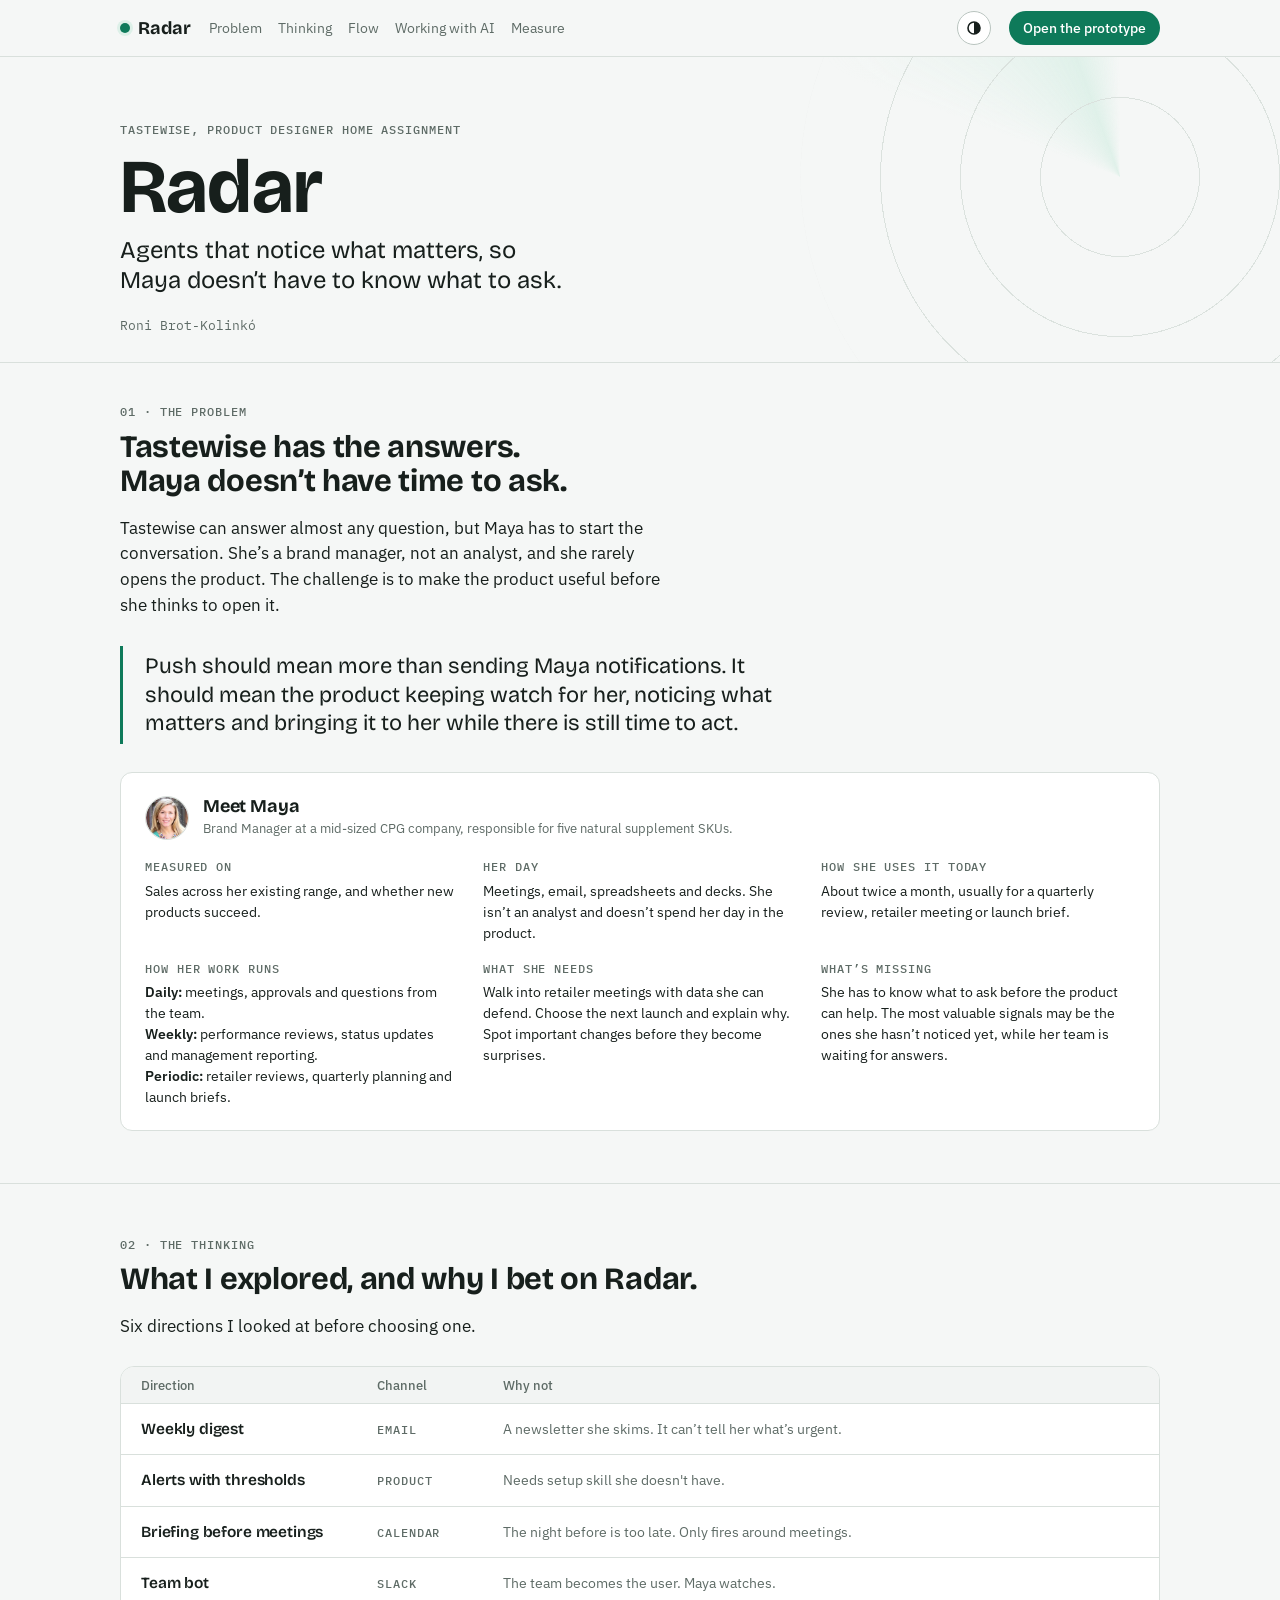
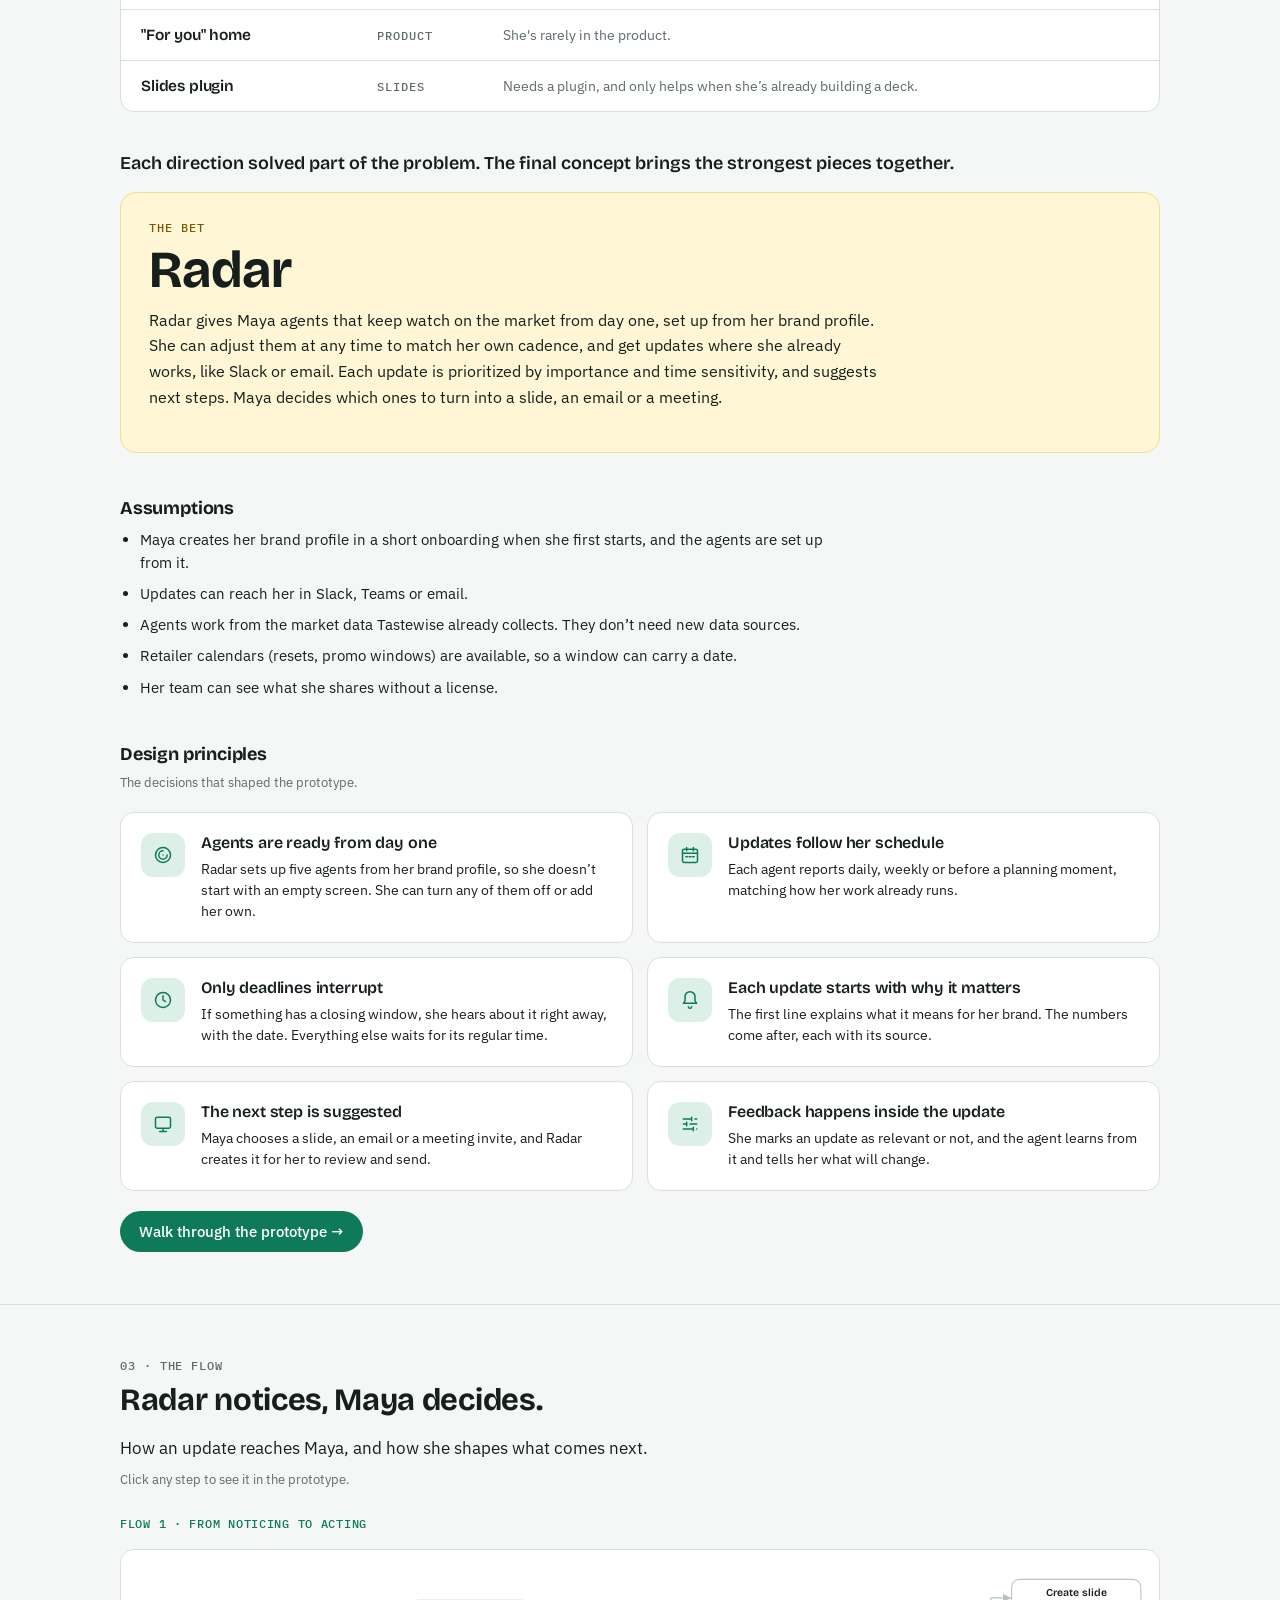
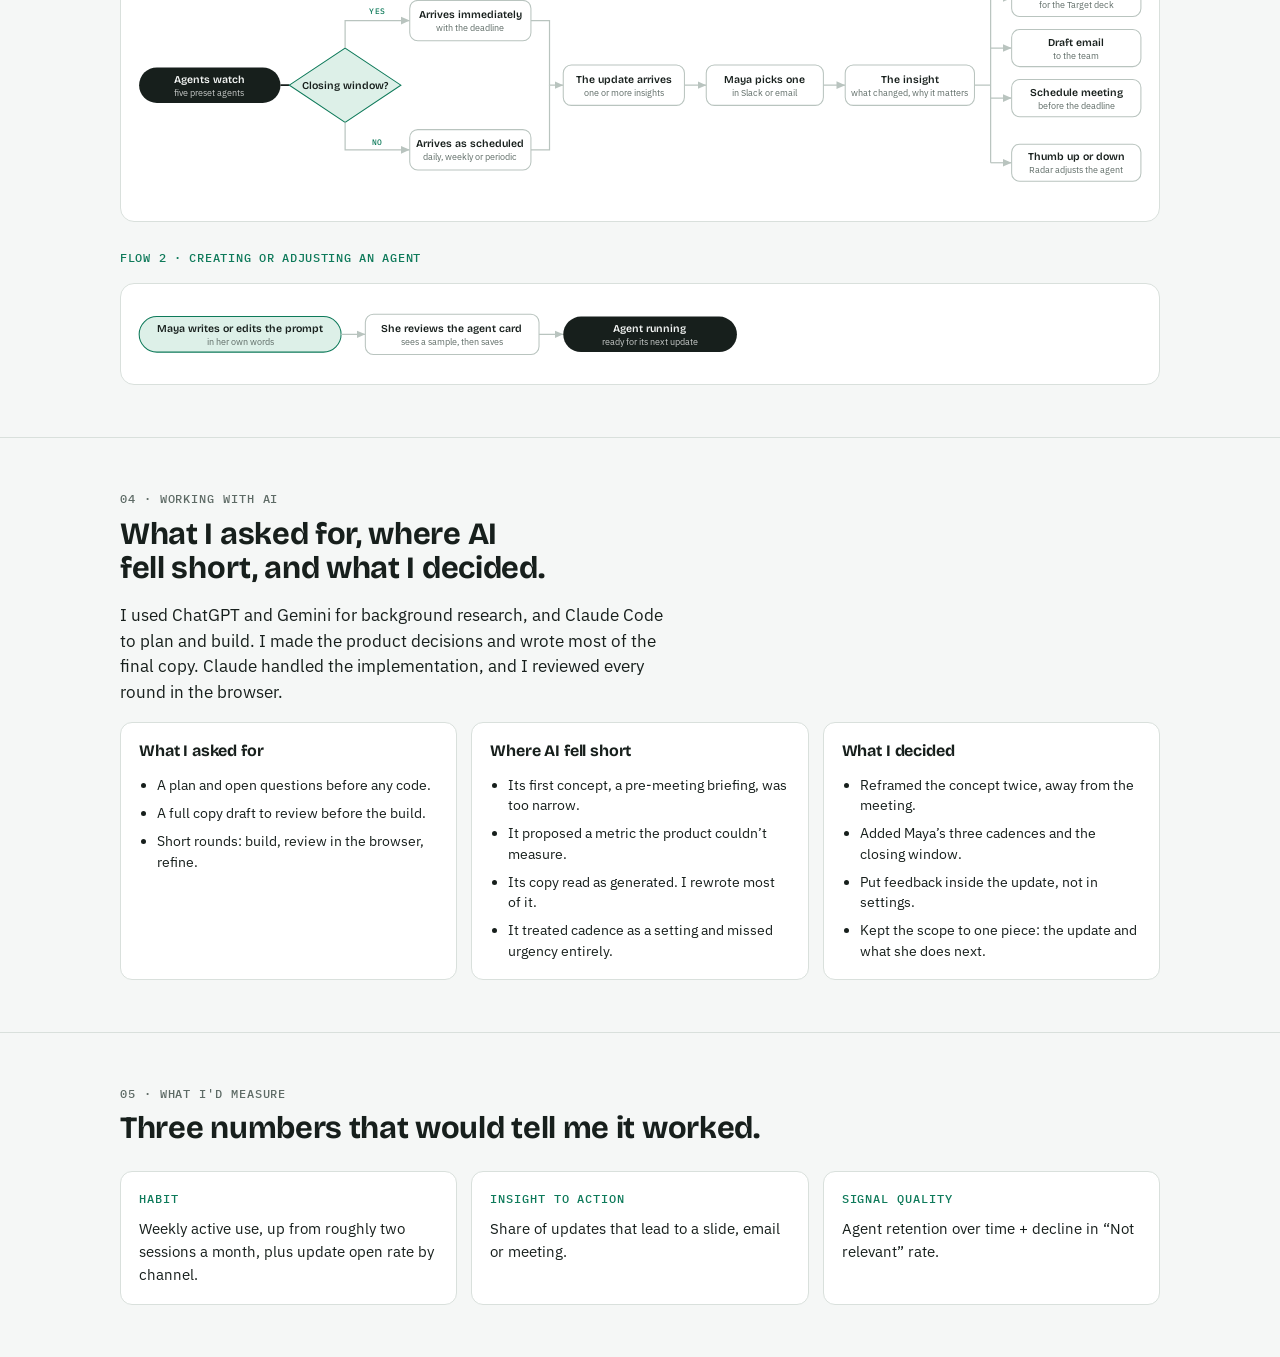
<file: index.html>
<!doctype html>
<html lang="en">
<head>
<meta charset="utf-8">
<meta name="viewport" content="width=device-width, initial-scale=1, viewport-fit=cover">
<title>Radar</title>
<meta name="description" content="A push concept for a market-intelligence platform: agents that notice for Maya, so she doesn't have to know the question. Tastewise product designer assignment by Roni Brot-Kolinkó.">
<script>
  try { var t = localStorage.getItem('radar-theme'); if (t === 'dark' || t === 'light') document.documentElement.setAttribute('data-theme', t); } catch (e) {}
</script>
<link rel="icon" href="favicon.svg" type="image/svg+xml">
<link rel="preconnect" href="https://fonts.googleapis.com">
<link rel="preconnect" href="https://fonts.gstatic.com" crossorigin>
<link rel="stylesheet" href="https://fonts.googleapis.com/css2?family=Bricolage+Grotesque:opsz,wght@12..96,400;12..96,600;12..96,700&family=IBM+Plex+Sans:wght@400;500;600&family=IBM+Plex+Mono:wght@400;500&display=swap">
<link rel="stylesheet" href="styles.css?v=202610061237">
</head>
<body class="page">

<nav class="nav" aria-label="Sections">
  <div class="wrap nav-in">
    <a class="wordmark" href="#top"><i></i>Radar</a>
    <div class="nav-links">
      <a href="#brief">Problem</a>
      <a href="#thinking">Thinking</a>
      <a href="#flow">Flow</a>
      <a href="#ai">Working with AI</a>
      <a href="#measure">Measure</a>
    </div>
    <span class="grow"></span>
    <button class="theme-btn" id="theme-btn" aria-label="Switch theme" title="Switch theme">
      <svg width="16" height="16" viewBox="0 0 16 16" fill="none" stroke="currentColor" stroke-width="1.6"><circle cx="8" cy="8" r="6"/><path d="M8 2a6 6 0 0 1 0 12z" fill="currentColor" stroke="none"/></svg>
    </button>
    <a class="btn btn-primary btn-sm" href="prototype.html" target="_blank" rel="noopener">Open the prototype</a>
  </div>
</nav>

<header class="cover" id="top">
  <div class="sweep" aria-hidden="true"></div>
  <div class="wrap">
    <div class="kicker">Tastewise, Product Designer home assignment</div>
    <h1>Radar</h1>
    <p class="sub">Agents that notice what matters, so Maya doesn&rsquo;t have to know what to ask.</p>
    <div class="meta"><span>Roni Brot-Kolinkó</span></div>
  </div>
</header>

<section class="section" id="brief">
  <div class="wrap">
    <div class="reading">
      <div class="kicker">01 &middot; The problem</div>
      <h2>Tastewise has the answers. Maya doesn&rsquo;t have time to ask.</h2>
      <p class="lede">Tastewise can answer almost any question, but Maya has to start the conversation. She&rsquo;s a brand manager, not an analyst, and she rarely opens the product. The challenge is to make the product useful before she thinks to open it.</p>
      <blockquote class="quote">Push should mean more than sending Maya notifications. It should mean the product keeping watch for her, noticing what matters and bringing it to her while there is still time to act.</blockquote>
    </div>
    <div class="persona">
      <div class="persona-id"><span class="avatar-lg"><img class="ava" src="assets/maya.jpg" alt="Maya" onerror="this.onerror=null;this.src='assets/maya.svg'"></span><div><h3>Meet Maya</h3><p class="hint" style="margin:0">Brand Manager at a mid-sized CPG company, responsible for five natural supplement SKUs.</p></div></div>
      <div class="persona-grid">
        <div><div class="kicker">Measured on</div><p>Sales across her existing range, and whether new products succeed.</p></div>
        <div><div class="kicker">Her day</div><p>Meetings, email, spreadsheets and decks. She isn&rsquo;t an analyst and doesn&rsquo;t spend her day in the product.</p></div>
        <div><div class="kicker">How she uses it today</div><p>About twice a month, usually for a quarterly review, retailer meeting or launch brief.</p></div>
        <div><div class="kicker">How her work runs</div><p><b>Daily:</b> meetings, approvals and questions from the team.<br><b>Weekly:</b> performance reviews, status updates and management reporting.<br><b>Periodic:</b> retailer reviews, quarterly planning and launch briefs.</p></div>
        <div><div class="kicker">What she needs</div><p>Walk into retailer meetings with data she can defend. Choose the next launch and explain why. Spot important changes before they become surprises.</p></div>
        <div><div class="kicker">What&rsquo;s missing</div><p>She has to know what to ask before the product can help. The most valuable signals may be the ones she hasn&rsquo;t noticed yet, while her team is waiting for answers.</p></div>
      </div>
    </div>
  </div>
</section>

<section class="section" id="thinking">
  <div class="wrap">
    <div class="section-head reading">
      <div class="kicker">02 &middot; The thinking</div>
      <h2>What I explored, and why I bet on Radar.</h2>
      <p class="lede">Six directions I looked at before choosing one.</p>
    </div>
    <div class="explored">
      <div class="thead"><span>Direction</span><span>Channel</span><span>Why not</span></div>
      <div><h4>Weekly digest</h4><span class="kicker">Email</span><span class="why">A newsletter she skims. It can&rsquo;t tell her what&rsquo;s urgent.</span></div>
      <div><h4>Alerts with thresholds</h4><span class="kicker">Product</span><span class="why">Needs setup skill she doesn't have.</span></div>
      <div><h4>Briefing before meetings</h4><span class="kicker">Calendar</span><span class="why">The night before is too late. Only fires around meetings.</span></div>
      <div><h4>Team bot</h4><span class="kicker">Slack</span><span class="why">The team becomes the user. Maya watches.</span></div>
      <div><h4>"For you" home</h4><span class="kicker">Product</span><span class="why">She's rarely in the product.</span></div>
      <div><h4>Slides plugin</h4><span class="kicker">Slides</span><span class="why">Needs a plugin, and only helps when she&rsquo;s already building a deck.</span></div>
    </div>

    <p class="bridge">Each direction solved part of the problem. The final concept brings the strongest pieces together.</p>
    <div class="betband">
      <div class="kicker">The bet</div>
      <h3 class="betname">Radar</h3>
      <p class="betline">Radar gives Maya agents that keep watch on the market from day one, set up from her brand profile. She can adjust them at any time to match her own cadence, and get updates where she already works, like Slack or email. Each update is prioritized by importance and time sensitivity, and suggests next steps. Maya decides which ones to turn into a slide, an email or a meeting.</p>
    </div>
    <div class="assume">
      <h3>Assumptions</h3>
        <ul class="list">
          <li>Maya creates her brand profile in a short onboarding when she first starts, and the agents are set up from it.</li>
          <li>Updates can reach her in Slack, Teams or email.</li>
          <li>Agents work from the market data Tastewise already collects. They don&rsquo;t need new data sources.</li>
          <li>Retailer calendars (resets, promo windows) are available, so a window can carry a date.</li>
          <li>Her team can see what she shares without a license.</li>
        </ul>
    </div>

    <div style="margin-top:44px">
      <h3>Design principles</h3>
      <p class="hint" style="margin:0">The decisions that shaped the prototype.</p>
      <div class="values">
        <div class="value"><div class="ib"><svg viewBox="0 0 24 24" fill="none" stroke="currentColor" stroke-width="1.8" stroke-linecap="round" stroke-linejoin="round" aria-hidden="true"><path d="M12 3a9 9 0 1 0 9 9M12 7a5 5 0 1 0 5 5M12 12h.01M21 12a9 9 0 0 0-9-9"/></svg></div><div><h4>Agents are ready from day one</h4><p>Radar sets up five agents from her brand profile, so she doesn&rsquo;t start with an empty screen. She can turn any of them off or add her own.</p></div></div>
        <div class="value"><div class="ib"><svg viewBox="0 0 24 24" fill="none" stroke="currentColor" stroke-width="1.8" stroke-linecap="round" stroke-linejoin="round" aria-hidden="true"><path d="M3 7a2 2 0 0 1 2-2h14a2 2 0 0 1 2 2v12a2 2 0 0 1-2 2H5a2 2 0 0 1-2-2zM3 10h18M8 3v4M16 3v4M7 14h2M11 14h2M15 14h2"/></svg></div><div><h4>Updates follow her schedule</h4><p>Each agent reports daily, weekly or before a planning moment, matching how her work already runs.</p></div></div>
        <div class="value"><div class="ib"><svg viewBox="0 0 24 24" fill="none" stroke="currentColor" stroke-width="1.8" stroke-linecap="round" stroke-linejoin="round" aria-hidden="true"><path d="M12 21a9 9 0 1 0 0-18 9 9 0 0 0 0 18zM12 7v5l3 2"/></svg></div><div><h4>Only deadlines interrupt</h4><p>If something has a closing window, she hears about it right away, with the date. Everything else waits for its regular time.</p></div></div>
        <div class="value"><div class="ib"><svg viewBox="0 0 24 24" fill="none" stroke="currentColor" stroke-width="1.8" stroke-linecap="round" stroke-linejoin="round" aria-hidden="true"><path d="M6 8a6 6 0 0 1 12 0v5l2 3H4l2-3zM10 20a2 2 0 0 0 4 0"/></svg></div><div><h4>Each update starts with why it matters</h4><p>The first line explains what it means for her brand. The numbers come after, each with its source.</p></div></div>
        <div class="value"><div class="ib"><svg viewBox="0 0 24 24" fill="none" stroke="currentColor" stroke-width="1.8" stroke-linecap="round" stroke-linejoin="round" aria-hidden="true"><path d="M3 6a2 2 0 0 1 2-2h14a2 2 0 0 1 2 2v9a2 2 0 0 1-2 2H5a2 2 0 0 1-2-2zM12 17v4M8 21h8"/></svg></div><div><h4>The next step is suggested</h4><p>Maya chooses a slide, an email or a meeting invite, and Radar creates it for her to review and send.</p></div></div>
        <div class="value"><div class="ib"><svg viewBox="0 0 24 24" fill="none" stroke="currentColor" stroke-width="1.8" stroke-linecap="round" stroke-linejoin="round" aria-hidden="true"><path d="M4 6h10M18 6h2M4 12h4M12 12h8M4 18h12M20 18h.01M14 4v4M8 10v4M16 16v4"/></svg></div><div><h4>Feedback happens inside the update</h4><p>She marks an update as relevant or not, and the agent learns from it and tells her what will change.</p></div></div>
      </div>
      <div class="values-cta"><a class="btn btn-primary" href="prototype.html#step-1" target="_blank" rel="noopener noreferrer">Walk through the prototype &rarr;</a></div>
    </div>
  </div>
</section>


<section class="section" id="flow">
  <div class="wrap">
    <div class="section-head reading">
      <div class="kicker">03 &middot; The flow</div>
      <h2>Radar notices, Maya decides.</h2>
      <p class="lede">How an update reaches Maya, and how she shapes what comes next.</p>
      <p class="hint" style="margin:-8px 0 0">Click any step to see it in the prototype.</p>
    </div>
    <div class="flow">
      <div class="ftitle">Flow 1 &middot; From noticing to acting</div>
      <div class="fchart"><svg viewBox="0 0 1260 300" role="img" aria-label="Flow 1: agents watch; if a window is closing the update arrives immediately with the deadline, otherwise it arrives as scheduled; the update arrives with one or more insights; Maya picks one in Slack or email; the insight; she creates a slide, drafts an email or schedules a meeting, or gives a thumb up or down and Radar adjusts the agent."><defs><marker id="fa1" viewBox="0 0 10 10" refX="9" refY="5" markerWidth="8" markerHeight="8" orient="auto"><path d="M0 1L9 5 0 9z"/></marker></defs><a href="prototype.html?from=flow#step-6-agents" target="_blank" rel="noopener"><rect class="fnp" x="10" y="128" width="175" height="44" rx="22"/><text class="fnt light" x="97" y="147" text-anchor="middle">Agents watch</text><text class="fns light" x="97" y="163" text-anchor="middle">five preset agents</text></a><path class="fe dark" d="M185 150 H196"/><a href="prototype.html?from=flow#step-6-agents" target="_blank" rel="noopener"><polygon class="fnd" points="196,150 265,104 334,150 265,196"/><text class="fnt" x="265" y="155" text-anchor="middle">Closing window?</text></a><path class="fe" d="M265 104 V70 H345" marker-end="url(#fa1)"/><text class="fel" x="305" y="62" text-anchor="middle">yes</text><a href="prototype.html?from=flow#step-2" target="_blank" rel="noopener"><rect class="fnr" x="345" y="45" width="150" height="50" rx="10"/><text class="fnt" x="420" y="67" text-anchor="middle">Arrives immediately</text><text class="fns" x="420" y="83" text-anchor="middle">with the deadline</text></a><path class="fe" d="M265 196 V230 H345" marker-end="url(#fa1)"/><text class="fel" x="305" y="224" text-anchor="middle">no</text><a href="prototype.html?from=flow#step-6-agents" target="_blank" rel="noopener"><rect class="fnr" x="345" y="205" width="150" height="50" rx="10"/><text class="fnt" x="420" y="227" text-anchor="middle">Arrives as scheduled</text><text class="fns" x="420" y="243" text-anchor="middle">daily, weekly or periodic</text></a><path class="fe" d="M495 70 H518 V150 H535" marker-end="url(#fa1)"/><path class="fe" d="M495 230 H518 V150"/><a href="prototype.html?from=flow#step-2" target="_blank" rel="noopener"><rect class="fnr" x="535" y="125" width="150" height="50" rx="10"/><text class="fnt" x="610" y="147" text-anchor="middle">The update arrives</text><text class="fns" x="610" y="163" text-anchor="middle">one or more insights</text></a><path class="fe" d="M685 150 H712" marker-end="url(#fa1)"/><a href="prototype.html?from=flow#step-3" target="_blank" rel="noopener"><rect class="fnr" x="712" y="125" width="145" height="50" rx="10"/><text class="fnt" x="784" y="147" text-anchor="middle">Maya picks one</text><text class="fns" x="784" y="163" text-anchor="middle">in Slack or email</text></a><path class="fe" d="M857 150 H884" marker-end="url(#fa1)"/><a href="prototype.html?from=flow#step-3" target="_blank" rel="noopener"><rect class="fnr" x="884" y="125" width="160" height="50" rx="10"/><text class="fnt" x="964" y="147" text-anchor="middle">The insight</text><text class="fns" x="964" y="163" text-anchor="middle">what changed, why it matters</text></a><path class="fe" d="M1044 150 H1064"/><path class="fe" d="M1064 42 V246"/><path class="fe" d="M1064 42 H1090" marker-end="url(#fa1)"/><path class="fe" d="M1064 104 H1090" marker-end="url(#fa1)"/><path class="fe" d="M1064 166 H1090" marker-end="url(#fa1)"/><path class="fe" d="M1064 246 H1090" marker-end="url(#fa1)"/><a href="prototype.html?from=flow#step-4" target="_blank" rel="noopener"><rect class="fnr" x="1090" y="19" width="160" height="46" rx="10"/><text class="fnt" x="1170" y="39" text-anchor="middle">Create slide</text><text class="fns" x="1170" y="55" text-anchor="middle">for the Target deck</text></a><a href="prototype.html?from=flow#step-4" target="_blank" rel="noopener"><rect class="fnr" x="1090" y="81" width="160" height="46" rx="10"/><text class="fnt" x="1170" y="101" text-anchor="middle">Draft email</text><text class="fns" x="1170" y="117" text-anchor="middle">to the team</text></a><a href="prototype.html?from=flow#step-4" target="_blank" rel="noopener"><rect class="fnr" x="1090" y="143" width="160" height="46" rx="10"/><text class="fnt" x="1170" y="163" text-anchor="middle">Schedule meeting</text><text class="fns" x="1170" y="179" text-anchor="middle">before the deadline</text></a><a href="prototype.html?from=flow#step-3" target="_blank" rel="noopener"><rect class="fnr" x="1090" y="223" width="160" height="46" rx="10"/><text class="fnt" x="1170" y="243" text-anchor="middle">Thumb up or down</text><text class="fns" x="1170" y="259" text-anchor="middle">Radar adjusts the agent</text></a></svg></div>
      <div class="ftitle">Flow 2 &middot; Creating or adjusting an agent</div>
      <div class="fchart"><svg viewBox="0 0 1260 90" role="img" aria-label="Flow 2: Maya writes or edits the prompt in her own words; she reviews the agent card, sees a sample, then saves; the agent is running, ready for its next update."><defs><marker id="fa2" viewBox="0 0 10 10" refX="9" refY="5" markerWidth="8" markerHeight="8" orient="auto"><path d="M0 1L9 5 0 9z"/></marker></defs><a href="prototype.html?from=flow#step-7" target="_blank" rel="noopener"><rect class="fnd" x="10" y="23" width="250" height="44" rx="22"/><text class="fnt" x="135" y="42" text-anchor="middle">Maya writes or edits the prompt</text><text class="fns" x="135" y="58" text-anchor="middle">in her own words</text></a><path class="fe" d="M260 45 H290" marker-end="url(#fa2)"/><a href="prototype.html?from=flow#step-5" target="_blank" rel="noopener"><rect class="fnr" x="290" y="20" width="215" height="50" rx="10"/><text class="fnt" x="397" y="42" text-anchor="middle">She reviews the agent card</text><text class="fns" x="397" y="58" text-anchor="middle">sees a sample, then saves</text></a><path class="fe" d="M505 45 H535" marker-end="url(#fa2)"/><a href="prototype.html?from=flow#step-6-agents" target="_blank" rel="noopener"><rect class="fnp" x="535" y="23" width="215" height="44" rx="22"/><text class="fnt light" x="642" y="42" text-anchor="middle">Agent running</text><text class="fns light" x="642" y="58" text-anchor="middle">ready for its next update</text></a></svg></div>
    </div>
  </div>
</section>

<section class="section" id="ai">
  <div class="wrap">
    <div class="reading">
      <div class="kicker">04 &middot; Working with AI</div>
      <h2>What I asked for, where AI fell short, and what I decided.</h2>
      <p class="lede">I used ChatGPT and Gemini for background research, and Claude Code to plan and build. I made the product decisions and wrote most of the final copy. Claude handled the implementation, and I reviewed every round in the browser.</p>
    </div>
    <div class="cards ai-cards">
      <div class="card">
        <h3>What I asked for</h3>
        <ul class="list">
          <li>A plan and open questions before any code.</li>
          <li>A full copy draft to review before the build.</li>
          <li>Short rounds: build, review in the browser, refine.</li>
        </ul>
      </div>
      <div class="card">
        <h3>Where AI fell short</h3>
        <ul class="list">
          <li>Its first concept, a pre-meeting briefing, was too narrow.</li>
          <li>It proposed a metric the product couldn&rsquo;t measure.</li>
          <li>Its copy read as generated. I rewrote most of it.</li>
          <li>It treated cadence as a setting and missed urgency entirely.</li>
        </ul>
      </div>
      <div class="card">
        <h3>What I decided</h3>
        <ul class="list">
          <li>Reframed the concept twice, away from the meeting.</li>
          <li>Added Maya&rsquo;s three cadences and the closing window.</li>
          <li>Put feedback inside the update, not in settings.</li>
          <li>Kept the scope to one piece: the update and what she does next.</li>
        </ul>
      </div>
    </div>
  </div>
</section>


<section class="section" id="measure">
  <div class="wrap">
    <div class="section-head reading">
      <div class="kicker">05 &middot; What I'd measure</div>
      <h2>Three numbers that would tell me it worked.</h2>
    </div>
    <div class="metrics">
      <div class="metric"><div class="kicker">Habit</div>Weekly active use, up from roughly two sessions a month, plus update open rate by channel.</div>
      <div class="metric"><div class="kicker">Insight to action</div>Share of updates that lead to a slide, email or meeting.</div>
      <div class="metric"><div class="kicker">Signal Quality</div>Agent retention over time + decline in &ldquo;Not relevant&rdquo; rate.</div>
    </div>
  </div>
</section>

<script>
  (function () {
    var root = document.documentElement;
    var btn = document.getElementById('theme-btn');
    btn.addEventListener('click', function () {
      var dark = root.getAttribute('data-theme') === 'dark' ||
        (!root.getAttribute('data-theme') && window.matchMedia('(prefers-color-scheme: dark)').matches);
      var next = dark ? 'light' : 'dark';
      root.setAttribute('data-theme', next);
      try { localStorage.setItem('radar-theme', next); } catch (e) {}
    });
  })();
</script>
</body>
</html>
</file>
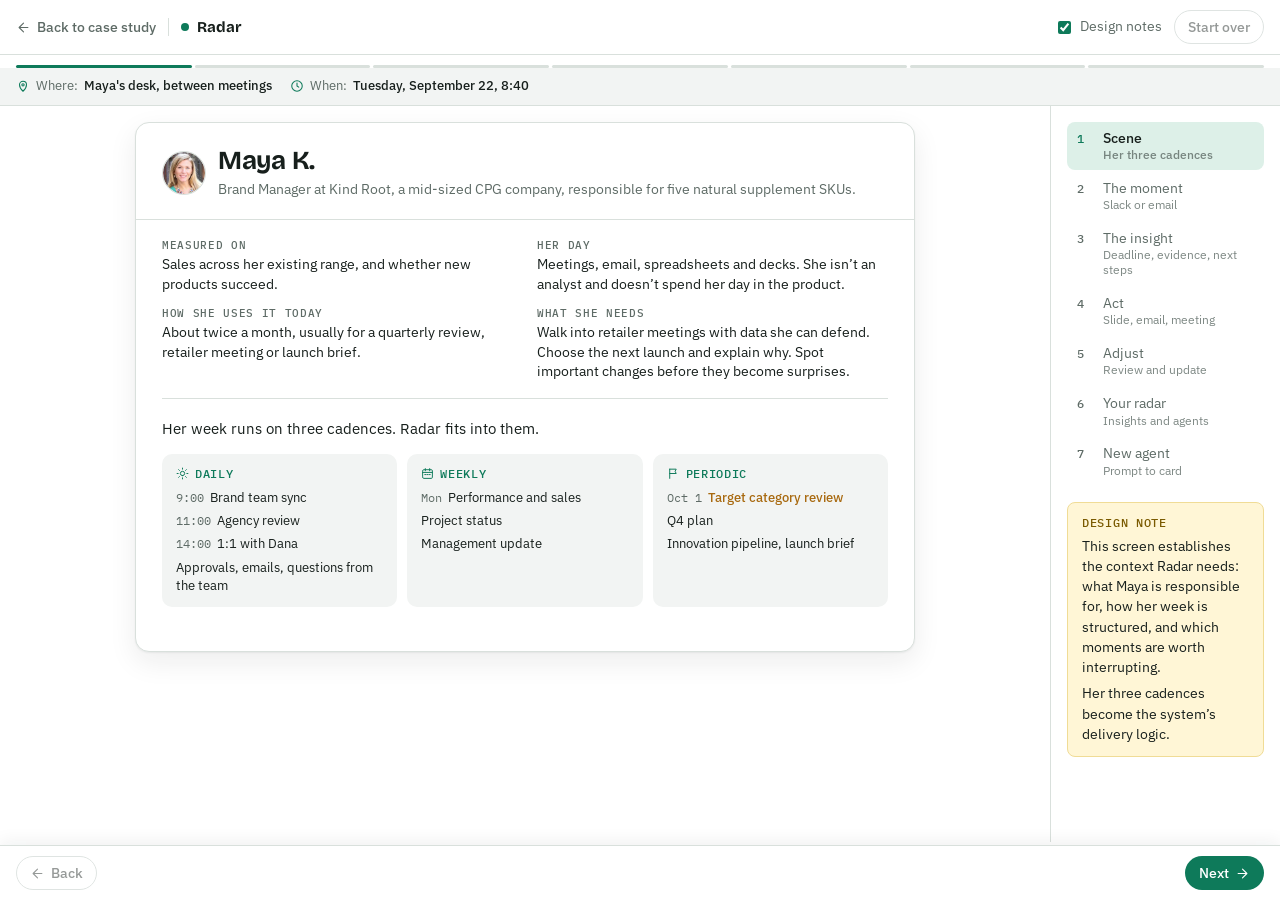
<file: prototype.html>
<!doctype html>
<html lang="en">
<head>
<meta charset="utf-8">
<meta name="viewport" content="width=device-width, initial-scale=1, viewport-fit=cover">
<title>Radar prototype</title>
<meta name="description" content="Radar, full-screen prototype: seven steps from the update reaching Maya to the agent she creates herself.">
<script>
  try { var t = localStorage.getItem('radar-theme'); if (t === 'dark' || t === 'light') document.documentElement.setAttribute('data-theme', t); } catch (e) {}
</script>
<link rel="icon" href="favicon.svg" type="image/svg+xml">
<link rel="preconnect" href="https://fonts.googleapis.com">
<link rel="preconnect" href="https://fonts.gstatic.com" crossorigin>
<link rel="stylesheet" href="https://fonts.googleapis.com/css2?family=Bricolage+Grotesque:opsz,wght@12..96,400;12..96,600;12..96,700&family=IBM+Plex+Sans:wght@400;500;600&family=IBM+Plex+Mono:wght@400;500&display=swap">
<link rel="stylesheet" href="styles.css?v=202610061237">
</head>
<body>
<div class="mobnote" id="mobnote"><p><b>Best viewed on desktop.</b> The prototype shows Slack, email and a desktop product side by side.</p><div class="btns"><a class="btn btn-primary btn-sm" href="index.html" id="mob-back">Back to case study</a><button class="btn btn-ghost btn-sm" onclick="document.getElementById('mobnote').remove()">Continue anyway</button></div></div>
<div id="radar-proto" data-mode="full"></div>
<script>try{if(/[?&]from=flow/.test(location.search))document.getElementById("mob-back").href="index.html#flow"}catch(e){}</script>
<script src="prototype.js?v=202610052211"></script>
</body>
</html>
</file>
<file: styles.css>
/* Radar: page and prototype styles. Tokens first, components after. */

:root {
  color-scheme: light;
  --bg: #F5F7F6;
  --surface: #FFFFFF;
  --surface-2: #EEF2F0;
  --surface-3: #E4EAE7;
  --ink: #171F1C;
  --muted: #5E6B66;
  --line: #D9E0DC;
  --line-strong: #B9C4BF;
  --accent: #0E7A5A;
  --accent-ink: #FFFFFF;
  --accent-soft: #DDF0E8;
  --warn: #A8690F;
  --warn-soft: #F6EBD6;
  --risk: #B8431F;
  --risk-soft: #F8E3DB;
  --info: #2F5FA8;
  --info-soft: #E1EAF8;
  --shadow-lg: 0 2px 4px rgba(23, 31, 28, .06), 0 24px 48px rgba(23, 31, 28, .14);
  --chrome: #1E2724;
  --chrome-ink: #DCE4E0;
  --shadow: 0 1px 2px rgba(23, 31, 28, .06), 0 10px 28px rgba(23, 31, 28, .08);
  --radius: 12px;
  --radius-sm: 8px;
  --font-display: "Bricolage Grotesque", "Helvetica Neue", Arial, sans-serif;
  --font-body: "IBM Plex Sans", "Helvetica Neue", Arial, sans-serif;
  --font-mono: "IBM Plex Mono", ui-monospace, SFMono-Regular, Menlo, monospace;
}

@media (prefers-color-scheme: dark) {
  :root:not([data-theme="light"]) {
    color-scheme: dark;
    --bg: #0F1412;
    --surface: #171D1A;
    --surface-2: #1F2724;
    --surface-3: #283230;
    --ink: #E6ECE9;
    --muted: #9AA6A0;
    --line: #28322D;
    --line-strong: #3B4741;
    --accent: #45C795;
    --accent-ink: #0B1A14;
    --accent-soft: #173A2E;
    --warn: #E0A23A;
    --warn-soft: #3A2C12;
    --risk: #F07A55;
    --risk-soft: #3F1F16;
    --info: #7FA6E8;
    --info-soft: #1B2A44;
    --shadow-lg: 0 2px 4px rgba(0, 0, 0, .4), 0 24px 48px rgba(0, 0, 0, .5);
    --chrome: #0B0F0E;
    --chrome-ink: #C9D2CD;
    --shadow: 0 1px 2px rgba(0, 0, 0, .4), 0 10px 28px rgba(0, 0, 0, .35);
  }
}
:root[data-theme="dark"] {
  color-scheme: dark;
  --bg: #0F1412;
  --surface: #171D1A;
  --surface-2: #1F2724;
  --surface-3: #283230;
  --ink: #E6ECE9;
  --muted: #9AA6A0;
  --line: #28322D;
  --line-strong: #3B4741;
  --accent: #45C795;
  --accent-ink: #0B1A14;
  --accent-soft: #173A2E;
  --warn: #E0A23A;
  --warn-soft: #3A2C12;
  --risk: #F07A55;
  --risk-soft: #3F1F16;
  --info: #7FA6E8;
  --info-soft: #1B2A44;
  --shadow-lg: 0 2px 4px rgba(0, 0, 0, .4), 0 24px 48px rgba(0, 0, 0, .5);
  --chrome: #0B0F0E;
  --chrome-ink: #C9D2CD;
  --shadow: 0 1px 2px rgba(0, 0, 0, .4), 0 10px 28px rgba(0, 0, 0, .35);
}

/* Base */
* { box-sizing: border-box; }
html { scroll-behavior: smooth; }
body {
  margin: 0;
  background: var(--bg);
  color: var(--ink);
  font-family: var(--font-body);
  font-size: 16px;
  line-height: 1.6;
  -webkit-font-smoothing: antialiased;
}
a { color: var(--accent); }
img, svg { max-width: 100%; }
:focus-visible { outline: 2px solid var(--accent); outline-offset: 2px; }
.wrap { max-width: 1080px; margin: 0 auto; padding-inline: 20px; }
.reading { max-width: 720px; }
.grow { flex: 1; }
.hint { font-size: 13px; color: var(--muted); }
.ic { width: 16px; height: 16px; flex: none; }

h1, h2, h3, h4 {
  font-family: var(--font-display);
  text-wrap: balance;
  letter-spacing: -0.01em;
  margin: 0;
}
h1 { font-size: clamp(56px, 9vw, 104px); line-height: .92; font-weight: 700; }
h2 { font-size: clamp(28px, 4vw, 38px); line-height: 1.1; margin: 10px 0 22px; }
h3 { font-size: 21px; line-height: 1.25; margin: 0 0 8px; }
p { margin: 0 0 1em; }
.kicker {
  font-family: var(--font-mono);
  font-size: 12px;
  font-weight: 500;
  letter-spacing: .08em;
  text-transform: uppercase;
  color: var(--muted);
}
.lede { font-size: 19px; line-height: 1.55; max-width: 34em; }
.quote {
  border-left: 3px solid var(--accent);
  padding: 6px 22px;
  margin: 28px 0;
  font-family: var(--font-display);
  font-size: clamp(20px, 2.6vw, 26px);
  line-height: 1.3;
  text-wrap: balance;
}
.quote small { display: block; font: 13px var(--font-mono); color: var(--muted); margin-top: 8px; }

/* Buttons */
.btn {
  display: inline-flex;
  align-items: center;
  gap: 6px;
  border: 1px solid transparent;
  border-radius: 999px;
  padding: 10px 18px;
  font: 500 15px var(--font-body);
  color: var(--ink);
  background: var(--surface);
  cursor: pointer;
  text-decoration: none;
  transition: transform .12s ease, background .12s ease;
  white-space: nowrap;
}
.btn:hover { transform: translateY(-1px); }
.btn-primary { background: var(--accent); color: var(--accent-ink); }
.btn-ghost { border-color: var(--line-strong); background: var(--surface); }
.btn-quiet { background: transparent; color: var(--muted); }
.btn-sm { padding: 7px 13px; font-size: 13.5px; }
.btn .ic { width: 15px; height: 15px; }
.btn[disabled] { opacity: .45; cursor: default; transform: none; }

/* Nav */
.nav {
  position: sticky;
  top: 0;
  z-index: 20;
  background: color-mix(in srgb, var(--bg) 86%, transparent);
  backdrop-filter: blur(10px);
  -webkit-backdrop-filter: blur(10px);
  border-bottom: 1px solid var(--line);
}
.nav-in { display: flex; align-items: center; gap: 18px; height: 56px; }
.wordmark { font: 700 18px var(--font-display); color: var(--ink); text-decoration: none; display: inline-flex; align-items: center; gap: 8px; }
.wordmark i { width: 10px; height: 10px; border-radius: 50%; background: var(--accent); display: inline-block; box-shadow: 0 0 0 3px var(--accent-soft); }
.nav-links { display: flex; gap: 16px; font-size: 14px; }
.nav-links a { color: var(--muted); text-decoration: none; }
.nav-links a:hover { color: var(--ink); }
.theme-btn { border: 1px solid var(--line-strong); background: var(--surface); border-radius: 999px; width: 34px; height: 34px; display: grid; place-items: center; cursor: pointer; color: var(--ink); }
@media (max-width: 760px) { .nav-links { display: none; } }

/* Cover */
.cover { position: relative; overflow: hidden; padding-block: 80px 56px; }
.cover .wrap { position: relative; }
.sweep {
  position: absolute;
  right: -160px;
  top: -200px;
  width: 640px;
  height: 640px;
  border-radius: 50%;
  background:
    repeating-radial-gradient(circle at center, transparent 0 79px, var(--line) 79px 80px),
    conic-gradient(from 0deg, transparent 0 290deg, var(--accent-soft) 340deg, transparent 360deg);
  opacity: .9;
  animation: sweep 18s linear infinite;
  pointer-events: none;
  -webkit-mask-image: radial-gradient(circle, #000 55%, transparent 72%);
  mask-image: radial-gradient(circle, #000 55%, transparent 72%);
}
@keyframes sweep { to { transform: rotate(360deg); } }
.cover h1 { margin: 14px 0 12px; }
.cover .sub { font-family: var(--font-display); font-size: clamp(22px, 3vw, 30px); line-height: 1.25; max-width: 20em; text-wrap: balance; margin: 0 0 22px; }
.meta { font: 13px var(--font-mono); color: var(--muted); display: flex; gap: 14px; flex-wrap: wrap; margin-bottom: 28px; }
.meta span + span::before { content: "/"; margin-right: 14px; color: var(--line-strong); }
.cover .btns { display: flex; gap: 10px; flex-wrap: wrap; }

/* Sections */
.section { padding-block: 60px; border-top: 1px solid var(--line); }
.section-head { margin-bottom: 26px; }
.cards { display: grid; grid-template-columns: repeat(auto-fill, minmax(230px, 1fr)); gap: 14px; }
.card { background: var(--surface); border: 1px solid var(--line); border-radius: var(--radius); padding: 18px; display: flex; flex-direction: column; gap: 6px; }
.card h3 { font-size: 18px; }
.card .why { color: var(--muted); font-size: 14px; margin: 0; }
.card .why b { color: var(--ink); font-weight: 500; }
.card.bet { border-color: var(--accent); background: var(--accent-soft); }
.list { padding-left: 20px; margin: 0; display: grid; gap: 8px; }
.two-col { display: grid; grid-template-columns: 1fr 1fr; gap: 40px; align-items: start; }
@media (max-width: 820px) { .two-col { grid-template-columns: 1fr; gap: 24px; } }

.table-wrap { overflow-x: auto; border: 1px solid var(--line); border-radius: var(--radius); background: var(--surface); }
.table { width: 100%; border-collapse: collapse; font-size: 14.5px; min-width: 640px; }
.table th, .table td { padding: 12px 14px; text-align: left; vertical-align: top; border-top: 1px solid var(--line); }
.table thead th { border-top: 0; font: 500 12px var(--font-mono); letter-spacing: .06em; text-transform: uppercase; color: var(--muted); }
.table td.n { font: 500 13px var(--font-mono); color: var(--muted); white-space: nowrap; }
.table td b { font-weight: 600; }
.see { font: 500 13px var(--font-mono); color: var(--accent); text-decoration: none; white-space: nowrap; }
.see:hover { text-decoration: underline; }

.qa { display: grid; gap: 20px; margin: 0; }
.qa dt { font: 600 19px/1.3 var(--font-display); }
.qa dd { margin: 6px 0 0; max-width: 40em; }

.metrics { display: grid; grid-template-columns: repeat(auto-fit, minmax(220px, 1fr)); gap: 14px; }
.metric { background: var(--surface); border: 1px solid var(--line); border-radius: var(--radius); padding: 18px; }
.metric .kicker { margin-bottom: 8px; color: var(--accent); }

.placeholder { border: 1px dashed var(--line-strong); border-radius: var(--radius); padding: 18px; color: var(--muted); font-size: 14px; }
.footer { padding-block: 36px 60px; border-top: 1px solid var(--line); font-size: 13.5px; color: var(--muted); }
.footer a { color: var(--muted); }

/* ============ Prototype shell ============ */
.proto { position: relative; background: var(--surface); border: 1px solid var(--line); border-radius: 16px; box-shadow: var(--shadow); overflow: hidden; outline: none; }
.proto.full { border: 0; border-radius: 0; box-shadow: none; min-height: 100vh; display: flex; flex-direction: column; }
.proto.full .proto-body { flex: 1; }
.proto-head { display: flex; align-items: center; gap: 12px; padding: 10px 16px; border-bottom: 1px solid var(--line); flex-wrap: wrap; }
.proto-brand { font: 700 15px var(--font-display); display: inline-flex; align-items: center; gap: 8px; }
.proto-brand i { width: 8px; height: 8px; border-radius: 50%; background: var(--accent); display: inline-block; }
.proto-step { font: 13px var(--font-mono); color: var(--muted); }
.switch { display: inline-flex; align-items: center; gap: 6px; font-size: 13.5px; color: var(--muted); cursor: pointer; }
.switch input { accent-color: var(--accent); }
.prog { display: grid; grid-template-columns: repeat(7, 1fr); gap: 3px; padding: 10px 16px 0; }
.prog i { height: 3px; border-radius: 2px; background: var(--line); display: block; }
.prog i.done { background: var(--accent); opacity: .45; }
.prog i.now { background: var(--accent); }
.ctx { display: flex; gap: 18px; align-items: center; flex-wrap: wrap; padding: 8px 16px; background: var(--surface-2); border-bottom: 1px solid var(--line); font-size: 13px; color: var(--muted); }
.ctx span { display: inline-flex; align-items: center; gap: 6px; }
.ctx b { color: var(--ink); font-weight: 500; }
.ctx .ic { width: 14px; height: 14px; color: var(--accent); }
.proto-body { display: grid; grid-template-columns: 1fr 250px; min-height: 600px; }
.stage { position: relative; padding: 24px; background: var(--surface-3); display: flex; align-items: flex-start; justify-content: center; overflow: auto; }
.rail { border-left: 1px solid var(--line); padding: 16px; display: flex; flex-direction: column; gap: 16px; background: var(--surface); }
.steps { list-style: none; margin: 0; padding: 0; display: grid; gap: 2px; }
.steps button { width: 100%; text-align: left; border: 0; background: transparent; padding: 7px 10px; border-radius: var(--radius-sm); font: 14px/1.3 var(--font-body); color: var(--muted); cursor: pointer; display: grid; grid-template-columns: 18px 1fr; gap: 1px 8px; align-items: baseline; }
.steps button .k { font: 500 12px var(--font-mono); }
.steps button .d { grid-column: 2; font-size: 11.5px; color: var(--muted); opacity: .8; }
.steps button:hover { background: var(--surface-2); color: var(--ink); }
.steps button[aria-current="step"] { background: var(--accent-soft); color: var(--ink); font-weight: 500; }
.steps button[aria-current="step"] .k { color: var(--accent); }
.notes { background: var(--accent-soft); border-radius: var(--radius-sm); padding: 12px 14px; font-size: 13.5px; line-height: 1.5; }
.notes h4 { font: 500 12px var(--font-mono); letter-spacing: .06em; text-transform: uppercase; color: var(--accent); margin: 0 0 6px; }
.notes p { margin: 0 0 6px; }
.notes p:last-child { margin: 0; }
.proto-foot { display: flex; justify-content: space-between; align-items: center; gap: 12px; padding: 10px 16px; border-top: 1px solid var(--line); }
.proto-cap { font: 13px var(--font-mono); color: var(--muted); text-align: center; }
@media (max-width: 860px) {
  .proto-body { grid-template-columns: 1fr; }
  .rail { border-left: 0; border-top: 1px solid var(--line); }
  .stage { padding: 14px; }
}
.toast { position: absolute; left: 50%; bottom: 18px; transform: translateX(-50%); background: var(--ink); color: var(--bg); padding: 10px 16px; border-radius: 999px; font-size: 13.5px; box-shadow: var(--shadow); animation: rise .22s ease; z-index: 5; max-width: calc(100% - 32px); text-align: center; }
@keyframes rise { from { opacity: 0; transform: translate(-50%, 6px); } }

/* Shared small components */
.pill { display: inline-flex; align-items: center; gap: 5px; font: 500 12px var(--font-mono); padding: 3px 9px; border-radius: 999px; background: var(--accent-soft); color: var(--accent); white-space: nowrap; }
.pill.risk { background: var(--risk-soft); color: var(--risk); }
.pill.warn { background: var(--warn-soft); color: var(--warn); }
.pill.info { background: var(--info-soft); color: var(--info); }
.pill.neutral { background: var(--surface-2); color: var(--muted); }
.pill .ic { width: 12px; height: 12px; }
.btns { display: flex; gap: 8px; flex-wrap: wrap; }
.chips { display: flex; flex-wrap: wrap; gap: 8px; }
.chip { border: 1px solid var(--line-strong); background: var(--surface); border-radius: 999px; padding: 6px 12px; font: 13.5px var(--font-body); cursor: pointer; color: var(--ink); }
.chip[aria-pressed="true"] { background: var(--ink); color: var(--bg); border-color: var(--ink); }
.toggle { width: 38px; height: 22px; border-radius: 999px; background: var(--line-strong); position: relative; border: 0; cursor: pointer; flex: none; padding: 0; }
.toggle::after { content: ""; position: absolute; top: 3px; left: 3px; width: 16px; height: 16px; border-radius: 50%; background: #fff; transition: left .15s ease; }
.toggle[aria-checked="true"] { background: var(--accent); }
.toggle[aria-checked="true"]::after { left: 19px; }
.seg { display: inline-flex; flex-wrap: wrap; gap: 3px; border: 1px solid var(--line-strong); border-radius: 999px; padding: 2px; background: var(--surface); }
.seg button { border: 0; background: transparent; padding: 4px 11px; border-radius: 999px; font: 500 12.5px var(--font-body); color: var(--muted); cursor: pointer; }
.seg button[aria-pressed="true"] { background: var(--ink); color: var(--bg); }
.tags { display: flex; flex-wrap: wrap; gap: 6px; }
.tag { display: inline-flex; align-items: center; gap: 6px; background: var(--surface-2); border-radius: 999px; padding: 4px 10px; font-size: 13px; }
.tag button { border: 0; background: transparent; color: var(--muted); cursor: pointer; padding: 0; font-size: 15px; line-height: 1; }
.tag.add { background: transparent; border: 1px dashed var(--line-strong); color: var(--muted); cursor: pointer; }
.src { display: block; font: 12px var(--font-mono); color: var(--muted); margin-top: 4px; }

/* ============ Scene ============ */
.scene { width: 100%; max-width: 720px; background: var(--surface); border: 1px solid var(--line); border-radius: 14px; box-shadow: var(--shadow); overflow: hidden; }
.scene-top { padding: 22px 26px 18px; border-bottom: 1px solid var(--line); display: flex; gap: 16px; align-items: flex-start; flex-wrap: wrap; }
.scene-top .who { display: flex; gap: 12px; align-items: center; }
.avatar-lg { width: 44px; height: 44px; border-radius: 50%; background: var(--surface-3); color: var(--ink); display: grid; place-items: center; font: 600 16px var(--font-display); border: 1px solid var(--line); flex: none; }
.scene h4 { font-size: 26px; line-height: 1.1; margin: 2px 0 4px; }
.scene .role { font-size: 13.5px; color: var(--muted); margin: 0; }
.scene .clock { margin-left: auto; text-align: right; font: 600 30px/1 var(--font-display); letter-spacing: -.02em; }
.scene .clock small { display: block; font: 12px var(--font-mono); color: var(--muted); margin-top: 6px; font-weight: 400; }
.scene-body { padding: 18px 26px 24px; }
.scene-body > p { font-size: 14.5px; margin: 0 0 14px; }
.rhythms { display: grid; grid-template-columns: repeat(3, 1fr); gap: 10px; margin: 0 0 20px; }
@media (max-width: 640px) { .rhythms { grid-template-columns: 1fr; } }
.rh { background: var(--surface-2); border-radius: 10px; padding: 12px 14px; }
.rh .k { display: flex; align-items: center; gap: 6px; font: 500 11.5px var(--font-mono); text-transform: uppercase; letter-spacing: .06em; color: var(--accent); margin-bottom: 8px; }
.rh .k .ic { width: 13px; height: 13px; }
.rh ul { list-style: none; margin: 0; padding: 0; font-size: 13px; line-height: 1.4; display: grid; gap: 5px; }
.rh .t { font: 12px var(--font-mono); color: var(--muted); margin-right: 6px; }
.rh .hl { color: var(--warn); font-weight: 500; }

/* ============ The moment: phone, Slack, email ============ */
.moment { display: grid; grid-template-columns: 190px 1fr; gap: 22px; width: 100%; max-width: 1000px; align-items: start; }
@media (max-width: 760px) { .moment { grid-template-columns: 1fr; justify-items: center; } .moment > div { width: 100%; } }
.phone { width: 190px; aspect-ratio: 9 / 18.5; background: linear-gradient(160deg, #1B2B3A, #0B1418 60%, #12261F); color: #F4F7F5; border-radius: 30px; border: 6px solid #1F2523; padding: 12px 10px; box-shadow: var(--shadow-lg); position: relative; }
.phone .notch { width: 56px; height: 15px; background: #1F2523; border-radius: 10px; margin: 0 auto; }
.phone .clock { text-align: center; margin-top: 22px; font: 600 40px/1 var(--font-display); letter-spacing: -.02em; }
.phone .date { text-align: center; font-size: 11px; opacity: .75; margin-top: 4px; }
.notif { margin-top: 22px; background: rgba(255, 255, 255, .18); backdrop-filter: blur(8px); border-radius: 14px; padding: 9px 10px; font-size: 10.5px; line-height: 1.35; display: grid; grid-template-columns: 24px 1fr; gap: 8px; }
.notif .appic { width: 24px; height: 24px; border-radius: 6px; background: #4A154B; display: grid; place-items: center; font: 700 12px var(--font-display); color: #fff; }
.notif .appic.mail { background: #fff; color: #EA4335; }
.notif .nm { display: flex; justify-content: space-between; font-size: 9.5px; opacity: .8; margin-bottom: 2px; }
.notif b { display: block; margin-bottom: 1px; }
.moment-top { display: flex; align-items: center; gap: 12px; flex-wrap: wrap; margin-bottom: 12px; }
.channel-toggle { display: inline-flex; border: 1px solid var(--line-strong); border-radius: 999px; padding: 2px; background: var(--surface); }
.channel-toggle button { border: 0; background: transparent; padding: 5px 12px; border-radius: 999px; font: 500 13px var(--font-body); color: var(--muted); cursor: pointer; }
.channel-toggle button[aria-pressed="true"] { background: var(--ink); color: var(--bg); }

/* Slack, after the desktop UI: single theme, real colours */
.sl { --sl-top: #350D36; --sl-side: #3F0E40; --sl-side-ink: #CFC3CF; --sl-active: #1164A3; --sl-ink: #1D1C1D; --sl-muted: #616061; --sl-line: #DDDDDD; --sl-link: #1264A3; --sl-green: #007A5A;
  width: 100%; background: #fff; color: var(--sl-ink); border-radius: 10px; overflow: hidden; box-shadow: var(--shadow-lg); font-family: var(--font-body); font-size: 13.5px; line-height: 1.4; display: grid; grid-template-rows: 36px 1fr; min-height: 520px; }
.sl-top { background: var(--sl-top); display: flex; align-items: center; gap: 10px; padding: 0 12px; color: #fff; }
.sl-top .lights { display: flex; gap: 7px; margin-right: 8px; }
.sl-top .lights i { width: 11px; height: 11px; border-radius: 50%; display: block; }
.sl-top .lights i:nth-child(1) { background: #FF5F57; } .sl-top .lights i:nth-child(2) { background: #FEBC2E; } .sl-top .lights i:nth-child(3) { background: #28C840; }
.sl-top .nav { display: flex; gap: 10px; color: rgba(255, 255, 255, .7); }
.sl-top .search { flex: 1; max-width: 340px; margin: 0 auto; background: rgba(255, 255, 255, .16); border: 1px solid rgba(255, 255, 255, .3); border-radius: 6px; height: 24px; display: flex; align-items: center; gap: 6px; padding: 0 8px; font-size: 12px; color: rgba(255, 255, 255, .85); justify-content: center; }
.sl-top .me { width: 22px; height: 22px; border-radius: 5px; background: #E8B98F; position: relative; margin-left: auto; }
.sl-top .me::after { content: ""; position: absolute; right: -2px; bottom: -2px; width: 8px; height: 8px; border-radius: 50%; background: #2BAC76; border: 2px solid var(--sl-top); }
.sl-body { display: grid; grid-template-columns: 48px 200px 1fr; min-height: 0; }
@media (max-width: 1000px) { .sl-body { grid-template-columns: 1fr; } .sl-rail, .sl-side { display: none; } }
.sl-rail { background: var(--sl-side); border-right: 1px solid rgba(255, 255, 255, .1); padding: 10px 6px; display: flex; flex-direction: column; align-items: center; gap: 10px; }
.sl-rail .ws { width: 34px; height: 34px; border-radius: 8px; background: #fff; color: var(--sl-side); display: grid; place-items: center; font: 700 15px var(--font-display); outline: 2px solid rgba(255, 255, 255, .5); outline-offset: 2px; }
.sl-rail .ws2 { width: 34px; height: 34px; border-radius: 8px; background: #2C7BE5; color: #fff; display: grid; place-items: center; font: 700 14px var(--font-display); opacity: .9; }
.sl-rail .plus { color: rgba(255, 255, 255, .7); font-size: 20px; line-height: 1; margin-top: 4px; }
.sl-side { background: var(--sl-side); color: var(--sl-side-ink); padding: 0 0 12px; overflow: hidden; }
.sl-side .hd { display: flex; align-items: center; gap: 4px; padding: 12px 14px; color: #fff; font: 700 15px var(--font-body); border-bottom: 1px solid rgba(255, 255, 255, .1); margin-bottom: 8px; }
.sl-side .hd .ic { width: 12px; height: 12px; }
.sl-side .hd .ed { width: 26px; height: 26px; border-radius: 50%; background: #fff; color: var(--sl-side); display: grid; place-items: center; }
.sl-side .hd .ed .ic { width: 13px; height: 13px; }
.sl-side .it { display: flex; align-items: center; gap: 8px; padding: 4px 14px; font-size: 14px; white-space: nowrap; overflow: hidden; text-overflow: ellipsis; }
.sl-side .it .ic { width: 15px; height: 15px; opacity: .85; }
.sl-side .it.sub { padding-left: 24px; }
.sl-side .it.on { background: var(--sl-active); color: #fff; }
.sl-side .it.bold { color: #fff; font-weight: 700; }
.sl-side .sec { display: flex; align-items: center; gap: 6px; padding: 10px 14px 4px; font-size: 14px; }
.sl-side .sec .ic { width: 12px; height: 12px; }
.sl-side .dm { width: 18px; height: 18px; border-radius: 4px; background: #E8B98F; position: relative; flex: none; }
.sl-side .dm.b { background: #8FB7E8; }
.sl-side .dm::after { content: ""; position: absolute; right: -2px; bottom: -2px; width: 7px; height: 7px; border-radius: 50%; background: #2BAC76; border: 2px solid var(--sl-side); }
.sl-side .appic { width: 18px; height: 18px; border-radius: 4px; background: var(--sl-green); color: #fff; display: grid; place-items: center; font: 700 10px var(--font-display); flex: none; }
.sl-main { display: flex; flex-direction: column; min-width: 0; }
.sl-head { display: flex; align-items: center; gap: 8px; padding: 10px 16px; border-bottom: 1px solid var(--sl-line); }
.sl-head b { font-size: 15px; }
.sl-head .desc { color: var(--sl-muted); font-size: 12.5px; margin-left: 6px; white-space: nowrap; overflow: hidden; text-overflow: ellipsis; }
.sl-head .ic { width: 13px; height: 13px; color: var(--sl-muted); }
.sl-head .members { margin-left: auto; display: flex; align-items: center; border: 1px solid var(--sl-line); border-radius: 5px; padding: 2px 6px 2px 3px; font-size: 12px; color: var(--sl-muted); gap: 4px; }
.sl-head .members i { width: 18px; height: 18px; border-radius: 4px; background: #E8B98F; display: inline-block; margin-right: -6px; border: 1px solid #fff; }
.sl-head .members i:nth-child(2) { background: #8FB7E8; } .sl-head .members i:nth-child(3) { background: #B8A0D8; margin-right: 4px; }
.sl-tabs { display: flex; gap: 18px; padding: 6px 16px; border-bottom: 1px solid var(--sl-line); font-size: 12.5px; color: var(--sl-muted); }
.sl-tabs span { display: inline-flex; align-items: center; gap: 5px; padding: 3px 0; }
.sl-tabs span.on { color: var(--sl-ink); border-bottom: 2px solid var(--sl-active); margin-bottom: -7px; padding-bottom: 8px; }
.sl-tabs .ic { width: 12px; height: 12px; }
.sl-msgs { flex: 1; padding: 12px 16px 8px; display: flex; flex-direction: column; justify-content: flex-end; gap: 10px; }
.sl-day { display: flex; align-items: center; gap: 10px; color: var(--sl-muted); font-size: 12px; }
.sl-day::before, .sl-day::after { content: ""; flex: 1; height: 1px; background: var(--sl-line); }
.sl-day span { border: 1px solid var(--sl-line); border-radius: 999px; padding: 3px 10px; font-weight: 700; color: var(--sl-ink); background: #fff; }
.sl-msg { display: grid; grid-template-columns: 36px 1fr; gap: 8px; }
.sl-msg .av { width: 36px; height: 36px; border-radius: 6px; background: var(--sl-green); color: #fff; display: grid; place-items: center; font: 700 15px var(--font-display); }
.sl-msg .who { display: flex; align-items: baseline; gap: 6px; }
.sl-msg .who b { font-size: 15px; }
.apptag { font: 700 10px var(--font-body); background: #E8E8E8; color: #616061; border-radius: 3px; padding: 1px 4px; }
.sl-msg .who .ts { font-size: 12px; color: var(--sl-muted); }
.sl-msg .txt { font-size: 14.5px; margin-top: 2px; }
.sl-msg.dim .txt { color: var(--sl-muted); }
/* Block Kit card, shared with the email */
.bk { margin-top: 6px; display: grid; gap: 8px; max-width: 620px; }
.bk-ctx { display: flex; align-items: center; gap: 6px; font-size: 12px; color: var(--sl-muted, var(--muted)); flex-wrap: wrap; }
.bk-ctx .ic { width: 13px; height: 13px; }
.bk-ctx .urgt { color: #B8651F; font-weight: 700; }
.bk-h { font-size: 15.5px; font-weight: 700; line-height: 1.3; }
.bk-s { font-size: 14.5px; }
.bk-s b { font-weight: 700; }
.bk-win { border-left: 4px solid #E8A33D; padding: 6px 12px; background: #FFF6E5; color: #1D1C1D; border-radius: 0 6px 6px 0; font-size: 13.5px; display: flex; gap: 10px; align-items: center; flex-wrap: wrap; }
.bk-win .ic { width: 15px; height: 15px; color: #B8651F; flex: none; }
.bk-win .date { margin-left: auto; font-weight: 700; color: #B8651F; white-space: nowrap; }
.bk-fields { display: grid; grid-template-columns: repeat(3, 1fr); gap: 8px; }
@media (max-width: 560px) { .bk-fields { grid-template-columns: 1fr; } }
.bk-f { border: 1px solid var(--sl-line, var(--line)); border-radius: 6px; padding: 8px 10px; }
.bk-f .n { font-size: 17px; font-weight: 700; font-variant-numeric: tabular-nums; }
.bk-f .n.risk { color: #C0392B; }
.bk-f .l { font-size: 11.5px; color: var(--sl-muted, var(--muted)); line-height: 1.3; margin-top: 2px; }
.bk-actions { display: flex; gap: 8px; flex-wrap: wrap; }
.bk-btn { border: 1px solid #BBBABB; background: #fff; color: #1D1C1D; border-radius: 4px; padding: 6px 12px; font: 700 13px var(--font-body); cursor: pointer; }
.bk-btn.primary { background: #007A5A; color: #fff; border-color: #007A5A; }
.bk-links { font-size: 12px; color: var(--sl-muted, var(--muted)); display: flex; gap: 10px; flex-wrap: wrap; }
.bk-links a { color: var(--sl-link, var(--info)); cursor: pointer; text-decoration: none; }
.bk-links a:hover { text-decoration: underline; }
.sl-comp { margin: 4px 16px 14px; border: 1px solid #8D8D8D; border-radius: 8px; overflow: hidden; }
.sl-comp .in { padding: 9px 12px; font-size: 14px; color: var(--sl-muted); }
.sl-comp .bar { display: flex; align-items: center; gap: 12px; padding: 6px 10px; background: #F8F8F8; border-top: 1px solid var(--sl-line); color: var(--sl-muted); }
.sl-comp .bar .ic { width: 14px; height: 14px; }
.sl-comp .bar .send { margin-left: auto; color: #fff; background: var(--sl-green); border-radius: 4px; padding: 3px; display: inline-flex; }
.sl-comp .bar .send .ic { width: 12px; height: 12px; }
.sl-comp .bar .fmt { display: flex; gap: 10px; font: 700 12px var(--font-body); }

/* Email, placeholder until the Gmail pass */
.email { background: #fff; color: #202124; border-radius: 10px; overflow: hidden; box-shadow: var(--shadow-lg); min-height: 520px; display: grid; grid-template-rows: auto 1fr; }
.email-head { padding: 14px 20px; border-bottom: 1px solid #E0E0E0; display: grid; gap: 8px; }
.email-head .subj { font: 400 20px/1.3 var(--font-body); }
.email-head .from { display: flex; gap: 10px; align-items: center; font-size: 13.5px; }
.email-head .from .av { width: 36px; height: 36px; border-radius: 50%; background: #007A5A; color: #fff; display: grid; place-items: center; font: 700 14px var(--font-display); }
.email-head .from b { font-weight: 700; }
.email-head .from span { color: #5F6368; }
.email-head .from .ts { margin-left: auto; font-size: 12px; color: #5F6368; }
.email-body { padding: 18px 20px 20px; }
.email-body .pre { font-size: 14px; color: #5F6368; margin: 0 0 12px; }
.email-body .bk { max-width: none; }

/* ============ Product app shell ============ */
.app { width: 100%; max-width: 1000px; background: var(--surface); border: 1px solid var(--line); border-radius: 14px; overflow: hidden; box-shadow: var(--shadow-lg); display: grid; grid-template-columns: 208px 1fr; grid-template-rows: 38px 1fr; min-height: 580px; }
@media (max-width: 860px) { .app { grid-template-columns: 1fr; } .app-nav { display: none; } }
.app-chrome { grid-column: 1 / -1; display: flex; align-items: center; gap: 12px; padding: 0 14px; background: var(--surface-2); border-bottom: 1px solid var(--line); }
.app-chrome .lights { display: flex; gap: 7px; }
.app-chrome .lights i { width: 11px; height: 11px; border-radius: 50%; display: block; background: var(--line-strong); }
.app-chrome .url { flex: 1; max-width: 380px; margin: 0 auto; background: var(--surface); border: 1px solid var(--line); border-radius: 7px; font: 12px var(--font-mono); color: var(--muted); padding: 3px 10px; text-align: center; white-space: nowrap; overflow: hidden; text-overflow: ellipsis; }
.app-nav { background: var(--surface-2); border-right: 1px solid var(--line); padding: 14px 10px 12px; display: flex; flex-direction: column; gap: 2px; }
.app-nav .ws { display: flex; align-items: center; gap: 9px; padding: 4px 8px 14px; font: 600 14px var(--font-display); }
.app-nav .ws .ic { width: 14px; height: 14px; color: var(--muted); margin-left: auto; }
.logo { width: 24px; height: 24px; border-radius: 7px; background: var(--ink); display: grid; place-items: center; flex: none; }
.logo i { width: 8px; height: 8px; border-radius: 50%; background: var(--accent); box-shadow: 0 0 0 3px color-mix(in srgb, var(--accent) 35%, transparent); }
.app-nav a { display: flex; align-items: center; gap: 10px; padding: 7px 10px; border-radius: 8px; font: 500 13.5px var(--font-body); color: var(--muted); text-decoration: none; cursor: pointer; }
.app-nav a.on { background: var(--surface); color: var(--ink); box-shadow: 0 1px 2px rgba(0, 0, 0, .05); }
.app-nav a.on .ic { color: var(--accent); }
.app-nav .badge { margin-left: auto; background: var(--accent); color: var(--accent-ink); font: 600 10.5px var(--font-mono); border-radius: 999px; padding: 1px 6px; }
.app-nav .sec { font: 500 11px var(--font-mono); text-transform: uppercase; letter-spacing: .06em; color: var(--muted); padding: 14px 10px 4px; }
.app-nav .me { margin-top: auto; display: flex; gap: 9px; align-items: center; padding: 10px 8px 0; border-top: 1px solid var(--line); font-size: 12.5px; line-height: 1.25; }
.app-nav .me .av { width: 28px; height: 28px; border-radius: 50%; background: var(--surface-3); display: grid; place-items: center; font: 600 12px var(--font-display); border: 1px solid var(--line); }
.app-nav .me span { display: block; color: var(--muted); font-size: 11.5px; }
.app-main { display: flex; flex-direction: column; min-width: 0; }
.app-top { display: flex; align-items: center; gap: 12px; padding: 9px 22px; border-bottom: 1px solid var(--line); font-size: 13px; color: var(--muted); min-height: 46px; }
.app-top .crumb { display: flex; align-items: center; gap: 6px; white-space: nowrap; overflow: hidden; text-overflow: ellipsis; }
.app-top .crumb a { color: var(--muted); text-decoration: none; cursor: pointer; }
.app-top .crumb b { color: var(--ink); font-weight: 500; }
.app-top .crumb .ic { width: 12px; height: 12px; }
.app-top .ask { margin-left: auto; border: 1px solid var(--line); border-radius: 999px; padding: 5px 12px; font-size: 12.5px; color: var(--muted); display: inline-flex; gap: 6px; align-items: center; white-space: nowrap; }
.app-top .bell { position: relative; color: var(--muted); display: inline-flex; }
.app-top .bell i { position: absolute; top: -2px; right: -2px; width: 7px; height: 7px; border-radius: 50%; background: var(--risk); }
.app-body { padding: 20px 24px 26px; }
.ph { display: flex; align-items: flex-start; gap: 16px; flex-wrap: wrap; margin-bottom: 18px; }
.ph .eyebrow { display: flex; gap: 8px; align-items: center; flex-wrap: wrap; font: 500 11.5px var(--font-mono); text-transform: uppercase; letter-spacing: .06em; color: var(--muted); margin-bottom: 8px; }
.ph .eyebrow .ic { width: 13px; height: 13px; color: var(--accent); }
.ph h4 { font: 600 25px/1.2 var(--font-display); margin: 0 0 4px; text-wrap: balance; }
.ph .meta { font-size: 13.5px; color: var(--muted); margin: 0; }
.ph .actions { margin-left: auto; display: flex; gap: 8px; flex-wrap: wrap; align-items: center; }
.c { background: var(--surface); border: 1px solid var(--line); border-radius: 12px; padding: 16px 18px; }
.c-head { display: flex; align-items: center; gap: 8px; margin-bottom: 12px; font: 500 12px var(--font-mono); text-transform: uppercase; letter-spacing: .06em; color: var(--muted); }
.c-head .ic { width: 14px; height: 14px; color: var(--accent); }
.c-head .r { margin-left: auto; text-transform: none; letter-spacing: 0; font: 12px var(--font-mono); }
.tiles { display: grid; grid-template-columns: repeat(3, 1fr); gap: 12px; margin-bottom: 16px; }
@media (max-width: 640px) { .tiles { grid-template-columns: 1fr; } }
.tile { background: var(--surface-2); border-radius: 12px; padding: 14px 16px; }
.tile .n { font: 600 26px/1 var(--font-display); font-variant-numeric: tabular-nums; letter-spacing: -.01em; }
.tile .l { font-size: 12.5px; color: var(--muted); margin-top: 6px; line-height: 1.35; }
.tile .s { font: 11px var(--font-mono); color: var(--muted); margin-top: 6px; opacity: .85; }
.tile.risk .n { color: var(--risk); }
.g75 { display: grid; grid-template-columns: 7fr 5fr; gap: 14px; }
.g55 { display: grid; grid-template-columns: 1fr 1fr; gap: 14px; align-items: start; }
@media (max-width: 720px) { .g75, .g55 { grid-template-columns: 1fr; } }
.urg { display: flex; gap: 12px; align-items: center; flex-wrap: wrap; background: var(--warn-soft); border: 1px solid color-mix(in srgb, var(--warn) 35%, transparent); border-radius: 12px; padding: 10px 14px; font-size: 13.5px; line-height: 1.45; margin: 0 0 16px; }
.urg > .ic { width: 18px; height: 18px; color: var(--warn); flex: none; }
.urg .urg-k { font: 500 11.5px var(--font-mono); text-transform: uppercase; letter-spacing: .06em; color: var(--warn); white-space: nowrap; margin-right: 4px; }
.urg b { font-weight: 600; }
.urg > div { flex: 1; min-width: 200px; }
.urg .date { display: inline-flex; flex-direction: column; align-items: flex-end; line-height: 1.1; flex: none; }
.urg .date b { font: 600 20px var(--font-display); color: var(--warn); }
.urg .date span { font: 11px var(--font-mono); color: var(--muted); }
.ev { list-style: none; margin: 0; padding: 0; display: grid; gap: 8px; }
.ev li { padding: 10px 12px; background: var(--surface-2); border-radius: 10px; font-size: 14px; line-height: 1.45; display: grid; grid-template-columns: 20px 1fr; gap: 8px; }
.ev li .ic { width: 15px; height: 15px; color: var(--muted); margin-top: 3px; }
.why-list { padding-left: 18px; font-size: 14px; display: grid; gap: 8px; margin: 0 0 12px; }
.why-list b { font-weight: 600; }
.chart { margin-top: 14px; background: var(--surface-2); border-radius: 10px; padding: 12px 12px 8px; }
.chart svg { width: 100%; height: auto; display: block; }
.chart .cap { font: 11.5px var(--font-mono); color: var(--muted); margin-top: 4px; }
.chart text { fill: var(--muted); font: 11px var(--font-mono); }
.chart .grid { stroke: var(--line); }
.chart .l-cat { stroke: var(--muted); stroke-dasharray: 4 4; }
.chart .l-kr { stroke: var(--accent); }
.chart .l-bw { stroke: var(--risk); }
.chart .launch { stroke: var(--line-strong); stroke-dasharray: 2 3; }
.chart .lab-bw { fill: var(--risk); font-weight: 500; }
.chart .lab-kr { fill: var(--accent); font-weight: 500; }
.moves { display: grid; grid-template-columns: repeat(3, 1fr); gap: 12px; margin-top: 16px; }
@media (max-width: 720px) { .moves { grid-template-columns: 1fr; } }
.move { border: 1px solid var(--line); border-radius: 12px; padding: 14px; display: flex; flex-direction: column; gap: 8px; background: var(--surface); }
.move .k { display: flex; align-items: center; gap: 8px; font: 500 11.5px var(--font-mono); color: var(--muted); text-transform: uppercase; letter-spacing: .06em; }
.move .k i { width: 22px; height: 22px; border-radius: 50%; background: var(--accent-soft); color: var(--accent); display: grid; place-items: center; font: 600 11px var(--font-mono); font-style: normal; }
.move p { margin: 0; font-size: 14px; flex: 1; line-height: 1.45; }
.also { margin-top: 16px; }
.also .row { display: grid; grid-template-columns: 24px 1fr auto; gap: 10px; font-size: 13.5px; padding: 8px 0; border-top: 1px solid var(--line); align-items: start; }
.also .row > .ic { width: 15px; height: 15px; color: var(--muted); margin-top: 3px; }
.also .row .ag { display: block; font: 500 11.5px var(--font-mono); color: var(--muted); text-transform: uppercase; letter-spacing: .04em; margin-bottom: 2px; }
.also .row .when { font: 12px var(--font-mono); color: var(--muted); white-space: nowrap; }
.ins-foot { margin-top: 16px; padding-top: 12px; border-top: 1px solid var(--line); font-size: 12.5px; color: var(--muted); display: flex; gap: 14px; flex-wrap: wrap; align-items: center; }
.ins-foot a { color: var(--muted); text-decoration: underline; cursor: pointer; }

/* Act */
.tabs { display: flex; gap: 4px; border-bottom: 1px solid var(--line); margin: 0 0 18px; overflow-x: auto; }
.tabs button { border: 0; background: none; padding: 9px 12px; font: 500 14px var(--font-body); color: var(--muted); border-bottom: 2px solid transparent; cursor: pointer; white-space: nowrap; margin-bottom: -1px; display: inline-flex; align-items: center; gap: 7px; }
.tabs button .ic { width: 15px; height: 15px; }
.tabs button[aria-selected="true"] { color: var(--ink); border-color: var(--accent); }
.tabs button[aria-selected="true"] .ic { color: var(--accent); }
.act-head { display: flex; align-items: baseline; gap: 12px; flex-wrap: wrap; margin-bottom: 12px; }
.act-head h5 { font: 600 18px var(--font-display); margin: 0; }
.deck { display: grid; grid-template-columns: 96px 1fr; gap: 12px; }
@media (max-width: 640px) { .deck { grid-template-columns: 1fr; } .deck .thumbs { display: none; } }
.deck .thumbs { display: grid; gap: 6px; align-content: start; }
.deck .thumbs i { aspect-ratio: 16 / 9; background: var(--surface-2); border: 1px solid var(--line); border-radius: 4px; display: block; position: relative; }
.deck .thumbs i::after { content: attr(data-n); position: absolute; left: 4px; bottom: 2px; font: 9px var(--font-mono); color: var(--muted); }
.deck .thumbs i.on { outline: 2px solid var(--accent); }
.slide { aspect-ratio: 16 / 9; background: #FFFFFF; color: #171F1C; border: 1px solid var(--line); border-radius: 6px; padding: 4.5% 5%; display: grid; grid-template-columns: 1.1fr 1fr; grid-template-rows: auto 1fr auto; column-gap: 5%; box-shadow: var(--shadow); overflow: hidden; }
.slide h5 { grid-column: 1 / -1; font: 700 clamp(15px, 2.7vw, 28px)/1.12 var(--font-display); margin: 0 0 3%; letter-spacing: -.01em; }
.slide .chart { margin: 0; background: #F0F4F2; padding: 3%; align-self: start; }
.slide .chart text { fill: #5E6B66; }
.slide .chart .grid { stroke: #D9E0DC; }
.slide .chart .l-cat { stroke: #5E6B66; }
.slide .chart .l-kr { stroke: #0E7A5A; }
.slide .chart .l-bw { stroke: #B8431F; }
.slide .chart .launch { stroke: #B9C4BF; }
.slide .chart .lab-bw { fill: #B8431F; }
.slide .chart .lab-kr { fill: #0E7A5A; }
.slide ul { margin: 0; padding-left: 1.1em; font-size: clamp(10px, 1.45vw, 14px); line-height: 1.4; display: grid; gap: .55em; align-content: start; }
.slide .ask { grid-column: 2; align-self: end; font: 600 clamp(10px, 1.5vw, 14px) var(--font-body); color: #0E7A5A; margin: 0; padding-top: .6em; }
.slide .src { grid-column: 1 / -1; align-self: end; font: clamp(8px, 1.05vw, 10.5px) var(--font-mono); color: #5E6B66; margin-top: 2%; }
.act-btns { display: flex; gap: 8px; flex-wrap: wrap; margin-top: 14px; }
.draft { border: 1px solid var(--line); border-radius: 12px; overflow: hidden; background: var(--surface); }
.draft .f { display: grid; grid-template-columns: 72px 1fr; padding: 8px 14px; border-bottom: 1px solid var(--line); font-size: 14px; }
.draft .f span { color: var(--muted); }
.draft .body { padding: 14px; font-size: 14px; white-space: pre-line; min-height: 150px; outline: none; line-height: 1.55; }
.draft .body[contenteditable="true"] { background: var(--surface-2); }
.draft .att { border-top: 1px solid var(--line); padding: 8px 14px; font: 12.5px var(--font-mono); color: var(--muted); display: flex; gap: 8px; align-items: center; }
.invite { border: 1px solid var(--line); border-radius: 12px; background: var(--surface); display: grid; grid-template-columns: 76px 1fr; overflow: hidden; max-width: 640px; }
.invite .datebox { background: var(--surface-2); display: flex; flex-direction: column; align-items: center; justify-content: center; padding: 14px 8px; border-right: 1px solid var(--line); }
.invite .datebox b { font: 700 30px/1 var(--font-display); }
.invite .datebox span { font: 500 11px var(--font-mono); color: var(--muted); text-transform: uppercase; letter-spacing: .06em; margin-top: 4px; }
.invite .in { padding: 14px 16px; display: grid; gap: 10px; }
.invite h5 { font: 600 19px var(--font-display); margin: 0; }
.invite .row { display: grid; grid-template-columns: 76px 1fr; gap: 10px; font-size: 14px; }
.invite .row > span { color: var(--muted); }
.invite ol { margin: 0; padding-left: 18px; font-size: 14px; display: grid; gap: 4px; }
.people { display: flex; gap: 6px; flex-wrap: wrap; }
.person { display: inline-flex; align-items: center; gap: 6px; font-size: 13px; background: var(--surface-2); border-radius: 999px; padding: 3px 10px 3px 4px; }
.person i { width: 20px; height: 20px; border-radius: 50%; background: var(--line-strong); display: inline-grid; place-items: center; font: 600 10px var(--font-mono); color: var(--ink); font-style: normal; }
.answer { margin-top: 14px; border-left: 3px solid var(--accent); padding: 8px 14px; font-size: 14px; background: var(--surface-2); border-radius: 0 10px 10px 0; }

/* Tune */
.fb { display: grid; gap: 12px; }
.confirm { border-left: 3px solid var(--accent); background: var(--accent-soft); padding: 10px 14px; border-radius: 0 10px 10px 0; font-size: 14px; line-height: 1.5; }
.confirm b { font-weight: 600; }
.agent-card { display: grid; gap: 12px; }
.agent-card .top { display: flex; align-items: center; gap: 10px; flex-wrap: wrap; }
.agent-card .top > .ic { width: 18px; height: 18px; color: var(--accent); }
.agent-card .name { font: 600 17px var(--font-display); flex: 1; min-width: 0; }
.field { display: grid; grid-template-columns: 96px 1fr; gap: 10px; font-size: 14px; align-items: start; }
@media (max-width: 520px) { .field { grid-template-columns: 1fr; gap: 4px; } }
.field > span { color: var(--muted); font: 500 11.5px var(--font-mono); text-transform: uppercase; letter-spacing: .05em; padding-top: 6px; }
.urgrow { display: flex; gap: 10px; align-items: center; }

/* Radar home */
.rule { display: flex; gap: 12px; align-items: center; border: 1px solid var(--line); border-radius: 12px; padding: 10px 14px; margin-bottom: 18px; font-size: 14px; background: var(--surface); }
.rule > .ic { width: 18px; height: 18px; color: var(--warn); flex: none; }
.rule b { font-weight: 600; }
.rgroup { margin-bottom: 18px; }
.rhead { display: flex; gap: 10px; align-items: center; flex-wrap: wrap; margin-bottom: 8px; }
.rhead .k { display: inline-flex; align-items: center; gap: 6px; font: 500 12px var(--font-mono); text-transform: uppercase; letter-spacing: .06em; color: var(--accent); }
.rhead .k .ic { width: 14px; height: 14px; }
.agents { display: grid; grid-template-columns: 1fr 1fr; gap: 12px; }
@media (max-width: 720px) { .agents { grid-template-columns: 1fr; } }
.agent { border: 1px solid var(--line); border-radius: 12px; padding: 14px 16px; background: var(--surface); display: grid; gap: 8px; align-content: start; }
.agent.off { opacity: .55; }
.agent .top { display: flex; align-items: center; gap: 10px; }
.agent .top > .ic { width: 16px; height: 16px; color: var(--accent); }
.agent .name { font: 600 16px/1.25 var(--font-display); flex: 1; }
.agent .watch { font-size: 13.5px; line-height: 1.45; }
.agent .metar { display: flex; flex-wrap: wrap; gap: 4px 12px; font: 12px var(--font-mono); color: var(--muted); }
.agent .metar span { display: inline-flex; align-items: center; gap: 4px; }
.agent .metar .ic { width: 12px; height: 12px; }
.agent .last { font-size: 12.5px; color: var(--muted); }
.agent .last b { color: var(--accent); font-weight: 600; }
.presets { margin-top: 20px; border-top: 1px solid var(--line); padding-top: 14px; }
.presets .row { display: flex; flex-wrap: wrap; gap: 8px; margin-top: 8px; }
.preset { display: inline-flex; align-items: center; gap: 8px; border: 1px dashed var(--line-strong); border-radius: 999px; padding: 4px 5px 4px 12px; font-size: 13.5px; background: var(--surface); }
.preset.on { border-style: solid; border-color: var(--accent); background: var(--accent-soft); }
.preset .rhx { color: var(--muted); font: 12px var(--font-mono); }
.preset button { border: 0; background: var(--surface-2); border-radius: 999px; padding: 3px 9px; font: 500 12px var(--font-body); cursor: pointer; color: var(--ink); }
.preset.on button { background: var(--accent); color: var(--accent-ink); }

/* New agent */
.prompt { display: grid; gap: 12px; margin-bottom: 8px; max-width: 720px; }
.prompt .in { display: flex; gap: 8px; align-items: center; border: 1px solid var(--line-strong); border-radius: 14px; padding: 8px 8px 8px 14px; background: var(--surface); box-shadow: var(--shadow); }
.prompt .in > .ic { width: 18px; height: 18px; color: var(--accent); flex: none; }
.prompt .in:focus-within { border-color: var(--accent); box-shadow: 0 0 0 3px var(--accent-soft); }
.prompt input { flex: 1; border: 0; background: transparent; font: 15.5px var(--font-body); color: var(--ink); outline: none; min-width: 0; }
.sample { border: 1px solid var(--line); border-radius: 10px; padding: 12px 14px; background: var(--surface-2); font-size: 14px; line-height: 1.5; }
.sample .k { display: flex; align-items: center; gap: 6px; font: 500 11.5px var(--font-mono); color: var(--accent); text-transform: uppercase; letter-spacing: .06em; margin-bottom: 6px; }
.sample .k .ic { width: 13px; height: 13px; }
.done { width: 100%; max-width: 560px; background: var(--surface); border: 1px solid var(--line); border-radius: 14px; padding: 34px 28px; box-shadow: var(--shadow-lg); text-align: center; }
.done .mark { width: 52px; height: 52px; border-radius: 50%; background: var(--accent-soft); color: var(--accent); display: grid; place-items: center; margin: 0 auto 14px; }
.done .mark .ic { width: 24px; height: 24px; }
.done h4 { font-size: 28px; line-height: 1.15; margin: 6px 0 10px; }
.done .kicker { color: var(--accent); }
.done p { max-width: 30em; margin: 0 auto 18px; }

@media (prefers-reduced-motion: reduce) {
  *, *::before, *::after { animation: none !important; transition: none !important; }
  html { scroll-behavior: auto; }
}

/* Page: AI cards, persona, prototype launch card */
.ai-cards { margin-top: 8px; }
.ai-cards .card .list { font-size: 14px; line-height: 1.5; padding-left: 18px; }
.ai-cards .card h3 { font-size: 19px; }
.persona { background: var(--surface); border: 1px solid var(--line); border-radius: var(--radius); padding: 22px 24px; margin-top: 28px; }
.persona-id { display: flex; gap: 14px; align-items: center; margin-bottom: 18px; }
.persona-id h3 { margin: 0 0 2px; }
.persona-grid { display: grid; grid-template-columns: repeat(3, 1fr); gap: 16px 24px; }
@media (max-width: 760px) { .persona-grid { grid-template-columns: 1fr; } }
.persona-grid p { font-size: 14.5px; line-height: 1.5; margin: 4px 0 0; }
.persona-grid b { font-weight: 600; }
.launch { display: grid; grid-template-columns: 1.4fr 1fr; gap: 24px; background: var(--surface); border: 1px solid var(--line); border-radius: var(--radius); padding: 24px; align-items: center; box-shadow: var(--shadow); }
@media (max-width: 760px) { .launch { grid-template-columns: 1fr; } .launch-cta { border-left: 0; padding-left: 0; border-top: 1px solid var(--line); padding-top: 20px; } }
.launch-steps { list-style: none; margin: 0; padding: 0; display: grid; gap: 8px; }
.launch-steps li { display: grid; grid-template-columns: 26px 1fr; gap: 10px; align-items: baseline; font-size: 15px; }
.launch-steps .k { font: 500 12px var(--font-mono); color: var(--accent); }
.launch-steps a { color: var(--ink); text-decoration: none; font-weight: 500; }
.launch-steps a:hover { color: var(--accent); }
.launch-steps .d { display: block; font-size: 13px; color: var(--muted); font-weight: 400; }
.launch-cta { text-align: center; border-left: 1px solid var(--line); padding-left: 24px; }
.launch-cta .hint { margin: 12px auto 0; max-width: 22em; }

/* Progress segments */
.prog i.past { background: var(--accent); opacity: .45; }
.prog i.here { background: var(--accent); }

/* Gmail, after the desktop UI: single theme, real colours */
.gm { --sl-ink: #202124; --sl-muted: #5F6368; --sl-line: #E0E0E0; --sl-link: #0B57D0;
  width: 100%; background: #F6F8FC; color: #202124; border-radius: 10px; overflow: hidden; box-shadow: var(--shadow-lg); font-family: var(--font-body); font-size: 13.5px; line-height: 1.4; display: grid; grid-template-rows: 52px 1fr; min-height: 520px; }
.gm .ic { color: #444746; }
.gm-top { display: flex; align-items: center; gap: 14px; padding: 0 14px; }
.gm-logo { display: inline-flex; align-items: center; gap: 6px; font: 400 18px var(--font-body); color: #5F6368; margin-right: 10px; }
.gm-logo b { font: 800 20px var(--font-display); color: #EA4335; }
.gm-search { flex: 1; max-width: 560px; height: 38px; background: #EAF1FB; border-radius: 999px; display: flex; align-items: center; gap: 12px; padding: 0 14px; color: #444746; font-size: 14px; }
.gm-icons { margin-left: auto; display: flex; align-items: center; gap: 16px; }
.gm-me { width: 28px; height: 28px; border-radius: 50%; background: #0B57D0; color: #fff; display: grid; place-items: center; font: 600 12px var(--font-display); }
.gm-body { display: grid; grid-template-columns: 176px 1fr 40px; gap: 0; min-height: 0; padding: 0 8px 12px 0; }
@media (max-width: 1000px) { .gm-body { grid-template-columns: 1fr; padding: 0 12px 12px; } .gm-nav, .gm-side { display: none; } }
.gm-nav { padding: 0 8px 0 8px; }
.gm-compose { display: inline-flex; align-items: center; gap: 12px; background: #C2E7FF; color: #001D35; border-radius: 16px; padding: 12px 20px 12px 16px; font: 500 14px var(--font-body); margin: 4px 0 12px; box-shadow: 0 1px 2px rgba(0, 0, 0, .1); }
.gm-compose .ic { color: #001D35; }
.gm-it { display: flex; align-items: center; gap: 14px; padding: 6px 12px 6px 18px; border-radius: 0 999px 999px 0; font-size: 14px; color: #202124; margin-right: 6px; }
.gm-it .ic { width: 18px; height: 18px; }
.gm-it.on { background: #D3E3FD; font-weight: 700; }
.gm-it b { margin-left: auto; font-weight: 700; font-size: 12px; }
.gm-it .lab { width: 14px; height: 14px; border-radius: 3px; display: inline-block; flex: none; margin: 0 2px; }
.gm-labels { display: flex; align-items: center; justify-content: space-between; font: 500 15px var(--font-body); color: #202124; padding: 16px 10px 6px 18px; }
.gm-panel { background: #fff; border-radius: 16px; display: flex; flex-direction: column; min-width: 0; }
.gm-tools { display: flex; align-items: center; gap: 14px; padding: 10px 16px; border-bottom: 1px solid #F1F3F4; }
.gm-tools .ic { width: 18px; height: 18px; }
.gm-tools .sep { width: 1px; height: 18px; background: #E0E0E0; }
.gm-tools .pager { font-size: 12px; color: #5F6368; }
.gm-subj { font: 400 21px/1.3 var(--font-body); padding: 18px 20px 6px; display: flex; align-items: center; gap: 10px; flex-wrap: wrap; }
.gm-tag { font-size: 11.5px; color: #5F6368; background: #F1F3F4; border-radius: 4px; padding: 2px 6px; }
.gm-from { display: flex; align-items: flex-start; gap: 12px; padding: 8px 20px 12px; font-size: 13.5px; }
.gm-from .av { width: 40px; height: 40px; border-radius: 50%; background: #007A5A; color: #fff; display: grid; place-items: center; font: 700 15px var(--font-display); flex: none; }
.gm-from b { font-weight: 700; font-size: 14px; }
.gm-from .addr { color: #5F6368; font-size: 12.5px; }
.gm-from .to { color: #5F6368; font-size: 12.5px; display: inline-flex; align-items: center; gap: 2px; }
.gm-from .to .ic { width: 12px; height: 12px; }
.gm-from .right { margin-left: auto; display: flex; align-items: center; gap: 12px; color: #5F6368; }
.gm-from .ts { font-size: 12px; white-space: nowrap; }
.gm-from .right .ic { width: 18px; height: 18px; }
.gm-msg { padding: 4px 20px 16px 72px; font-size: 14px; }
.gm-msg > p { margin: 0 0 10px; }
.gm-msg .bk { max-width: 640px; margin-top: 0; }
.gm-msg .bk-ctx, .gm-msg .bk-links, .gm-msg .bk-f .l { color: #5F6368; }
.gm-msg .bk-links a { color: #0B57D0; }
.gm-msg .bk-f { border-color: #E0E0E0; }
.gm-foot { font-size: 12px; color: #5F6368; margin: 14px 0 0; }
.gm-foot a { color: #0B57D0; cursor: pointer; }
.gm-reply { display: flex; gap: 10px; padding: 0 20px 18px 72px; margin-top: auto; }
.gm-reply span { display: inline-flex; align-items: center; gap: 8px; border: 1px solid #DADCE0; border-radius: 999px; padding: 7px 16px; font: 500 13.5px var(--font-body); color: #444746; }
.gm-reply .ic { width: 16px; height: 16px; }
.gm-side { display: flex; flex-direction: column; align-items: center; gap: 16px; padding: 14px 0; border-left: 1px solid #E8EAED; margin-left: 8px; }
.gm-side i { width: 20px; height: 20px; border-radius: 4px; display: block; opacity: .9; }
.gm-side span { color: #444746; font-size: 18px; }

/* iOS-style notification on the lock screen */
.moment { grid-template-columns: 210px 1fr; }
.phone { width: 210px; }
.notif { margin-top: 26px; background: rgba(255, 255, 255, .22); backdrop-filter: blur(10px); -webkit-backdrop-filter: blur(10px); border-radius: 18px; padding: 10px 12px 11px 10px; display: grid; grid-template-columns: 36px 1fr; gap: 10px; align-items: start; }
.notif .appic { width: 36px; height: 36px; border-radius: 9px; background: #fff; display: grid; place-items: center; padding: 6px; }
.notif .appic svg { width: 100%; height: 100%; display: block; }
.notif .nt { min-width: 0; }
.notif .nm { display: flex; justify-content: space-between; font-size: 9px; letter-spacing: .05em; text-transform: uppercase; opacity: .75; margin-bottom: 1px; }
.notif b { display: block; font-size: 11.5px; font-weight: 600; margin: 0; }
.notif p { margin: 0; font-size: 10.5px; line-height: 1.3; opacity: .95; }

/* Maya's picture */
.ava { width: 100%; height: 100%; object-fit: cover; border-radius: inherit; display: block; }
.avatar-lg, .app-nav .me .av, .gm-me { overflow: hidden; padding: 0; }
.sl-top .me { overflow: visible; }
.sl-top .me .ava { border-radius: 5px; }

/* ============ Round 6: agent list, editor, composer, chart ============ */
.g57 { display: grid; grid-template-columns: 5fr 7fr; gap: 14px; align-items: start; }
@media (max-width: 760px) { .g57 { grid-template-columns: 1fr; } }
.fbq { font-size: 14.5px; margin: 0 0 4px; }
.askline { font-size: 13.5px; color: var(--muted); margin: -4px 0 0; }
.askline b { color: var(--ink); font-weight: 500; }
.agent-card .name[contenteditable="true"] { border-bottom: 1px dashed transparent; outline: none; padding: 0 2px; }
.agent-card .name[contenteditable="true"]:hover, .agent-card .name[contenteditable="true"]:focus { border-bottom-color: var(--line-strong); background: var(--surface-2); border-radius: 4px; }
.seg button .ic { width: 13px; height: 13px; margin-right: 5px; vertical-align: -2px; }
.wsel { display: flex; gap: 8px; flex-wrap: wrap; margin-bottom: 4px; }
.wopt { display: inline-flex; align-items: center; gap: 6px; border: 1px solid var(--line-strong); background: var(--surface); border-radius: 999px; padding: 5px 12px; font: 500 13px var(--font-body); color: var(--muted); cursor: pointer; }
.wopt .ic { width: 14px; height: 14px; }
.wopt[aria-pressed="true"] { background: var(--accent-soft); border-color: var(--accent); color: var(--accent); }
.tag.learned { background: var(--accent-soft); color: var(--accent); }

/* agent list */
.alist { display: grid; gap: 8px; }
.arow { display: grid; grid-template-columns: 30px 1fr auto auto 38px 30px; gap: 14px; align-items: center; padding: 12px 14px; border: 1px solid var(--line); border-radius: 12px; background: var(--surface); position: relative; }
.arow.off { opacity: .55; }
.arow .ai { width: 30px; height: 30px; border-radius: 8px; background: var(--accent-soft); color: var(--accent); display: grid; place-items: center; }
.arow .ai .ic { width: 16px; height: 16px; }
.arow .an { min-width: 0; }
.arow .anl { display: flex; align-items: center; gap: 8px; flex-wrap: wrap; }
.arow .anl b { font: 600 15px/1.25 var(--font-display); }
.arow .aw { font-size: 13px; color: var(--muted); margin-top: 2px; line-height: 1.4; }
.arow .ach { display: flex; gap: 10px; font: 12px var(--font-mono); color: var(--muted); white-space: nowrap; }
.arow .ach span { display: inline-flex; align-items: center; gap: 4px; }
.arow .ach .ic { width: 12px; height: 12px; }
.arow .al { font-size: 12.5px; color: var(--muted); white-space: nowrap; min-width: 120px; text-align: right; }
.arow .al b { color: var(--accent); font-weight: 600; }
.arow .more { border: 0; background: transparent; color: var(--muted); width: 30px; height: 30px; border-radius: 8px; display: grid; place-items: center; cursor: pointer; }
.arow .more:hover, .arow .more[aria-expanded="true"] { background: var(--surface-2); color: var(--ink); }
.arow .more .ic { width: 18px; height: 18px; }
@media (max-width: 760px) {
  .arow { grid-template-columns: 30px 1fr 38px 30px; }
  .arow .ach, .arow .al { grid-column: 2; text-align: left; min-width: 0; white-space: normal; }
}
.menu { position: absolute; right: 12px; top: 48px; background: var(--surface); border: 1px solid var(--line); border-radius: 10px; box-shadow: var(--shadow-lg); padding: 6px; z-index: 4; display: grid; min-width: 170px; }
.menu button { border: 0; background: none; text-align: left; padding: 8px 10px; border-radius: 6px; font: 13.5px var(--font-body); color: var(--ink); cursor: pointer; display: flex; gap: 9px; align-items: center; }
.menu button .ic { width: 15px; height: 15px; color: var(--muted); }
.menu button:hover { background: var(--surface-2); }
.menu button.danger, .menu button.danger .ic { color: var(--risk); }

/* composer and examples */
.composer { background: var(--surface); border: 1px solid var(--line-strong); border-radius: 16px; box-shadow: var(--shadow); max-width: 760px; }
.composer:focus-within { border-color: var(--accent); box-shadow: 0 0 0 3px var(--accent-soft); }
.composer .c-in { display: flex; gap: 10px; align-items: center; padding: 14px 16px 6px; }
.composer .c-in > .ic { width: 20px; height: 20px; color: var(--accent); flex: none; }
.composer input { flex: 1; border: 0; background: transparent; font: 17px var(--font-body); color: var(--ink); outline: none; min-width: 0; }
.composer .c-foot { display: flex; align-items: center; justify-content: space-between; gap: 12px; padding: 6px 12px 12px 16px; flex-wrap: wrap; }
.examples { display: grid; grid-template-columns: repeat(3, 1fr); gap: 10px; max-width: 760px; }
@media (max-width: 720px) { .examples { grid-template-columns: 1fr; } }
.excard { text-align: left; border: 1px solid var(--line); background: var(--surface); border-radius: 12px; padding: 12px 14px; cursor: pointer; display: grid; gap: 4px; color: var(--ink); font-family: var(--font-body); }
.excard:hover { border-color: var(--accent); background: var(--accent-soft); }
.excard .ic { width: 16px; height: 16px; color: var(--accent); margin-bottom: 4px; }
.excard b { font: 600 14px/1.3 var(--font-display); }
.excard span { font-size: 12.5px; color: var(--muted); }
.preview { --sl-green: #007A5A; --sl-muted: #616061; --sl-line: #DDDDDD; --sl-ink: var(--ink); }
.preview .mini { border: 1px solid var(--line); border-radius: 10px; padding: 12px 14px; background: var(--surface); }
.preview .bk { max-width: none; }
.preview .bk-btn { cursor: default; }
.preview .src { margin-top: 8px; }

/* chart */
.chart { background: var(--surface); border: 1px solid var(--line); border-radius: 12px; padding: 12px 14px 8px; }
.chart-legend { display: flex; gap: 16px; flex-wrap: wrap; font-size: 12.5px; color: var(--muted); margin-bottom: 8px; }
.chart-legend b { color: var(--ink); font-weight: 600; font-variant-numeric: tabular-nums; margin-left: 2px; }
.chart .sw { display: inline-block; width: 10px; height: 10px; border-radius: 50%; margin-right: 6px; vertical-align: -1px; }
.chart .sw.bw { background: var(--risk); }
.chart .sw.kr { background: var(--accent); }
.chart .sw.cat { background: transparent; border: 1.5px dashed var(--muted); width: 9px; height: 9px; }
.chart text { font: 10.5px var(--font-mono); fill: var(--muted); }
.chart .grid { stroke: var(--line); stroke-dasharray: 2 4; }
.chart .grid.base { stroke-dasharray: none; stroke: var(--line-strong); }
.chart .l-cat { stroke: var(--muted); stroke-width: 1.2; stroke-dasharray: 4 4; opacity: .8; }
.chart .launch { stroke: var(--line-strong); stroke-dasharray: 2 3; }
.chart .chip { fill: var(--surface); stroke: var(--line); }
.chart .chipt { fill: var(--ink); font: 500 10.5px var(--font-body); }
.chart .dot { stroke: var(--surface); stroke-width: 2; }
.chart .dot.kr { fill: var(--accent); }
.chart .dot.bw { fill: var(--risk); }
.slide .chart { background: #F7F9F8; border-color: #E3E8E5; }
.slide .chart-legend { color: #5E6B66; }
.slide .chart-legend b { color: #171F1C; }
.slide .chart .chip { fill: #fff; stroke: #D9E0DC; }
.slide .chart .chipt { fill: #171F1C; }
.slide .chart .dot { stroke: #fff; }

/* Round 6b: white stage, yellow design note, the moment layout, cleaner Slack bar */
:root { --surface-2: #F2F4F3; --surface-3: #E9ECEB; --note-bg: #FFF6D6; --note-line: #F0DC96; --note-ink: #7A5A00; }
@media (prefers-color-scheme: dark) { :root:not([data-theme="light"]) { --note-bg: #3A300F; --note-line: #5A4A1A; --note-ink: #E5C45A; } }
:root[data-theme="dark"] { --note-bg: #3A300F; --note-line: #5A4A1A; --note-ink: #E5C45A; }
.stage { background: var(--surface); }
.app-chrome { background: var(--surface); }
.app-chrome .url { background: var(--surface-2); }
.notes { background: var(--note-bg); border: 1px solid var(--note-line); }
.notes h4 { color: var(--note-ink); }
.moment { display: block; }
.moment-top { justify-content: flex-start; margin-bottom: 14px; }
.moment-row { display: grid; grid-template-columns: 150px 1fr; gap: 22px; align-items: start; }
@media (max-width: 760px) { .moment-row { grid-template-columns: 1fr; } .phone-wrap { display: none; } }
.phone-wrap { width: 150px; height: 309px; }
.phone-wrap .phone { transform: scale(.79); transform-origin: top left; }
.moment-screen { min-width: 0; }
.sl-top .nav { display: flex; align-items: center; gap: 14px; color: rgba(255, 255, 255, .78); }
.sl-top .nav .ic { width: 15px; height: 15px; stroke-width: 1.6; }
.scene { max-width: 780px; }
.persona-mini { display: grid; grid-template-columns: repeat(2, 1fr); gap: 12px 24px; margin: 0 0 18px; padding-bottom: 16px; border-bottom: 1px solid var(--line); }
@media (max-width: 640px) { .persona-mini { grid-template-columns: 1fr; } }
.persona-mini .k { font: 500 11px var(--font-mono); text-transform: uppercase; letter-spacing: .06em; color: var(--muted); }
.persona-mini p { font-size: 13.5px; line-height: 1.45; margin: 3px 0 0; }
.scene-lead { font-size: 14.5px; margin: 0 0 12px; }
.bk-more { border-top: 1px solid var(--sl-line, var(--line)); padding-top: 10px; display: grid; gap: 8px; margin-top: 2px; }
.bk-row { display: flex; gap: 10px; align-items: flex-start; font-size: 13.5px; line-height: 1.4; }
.bk-row b { font-weight: 700; }
.bk-row .bk-btn.sm { padding: 3px 10px; font-size: 12px; flex: none; margin-top: 1px; }

/* The hop from the phone to the laptop */
.moment-row { grid-template-columns: 150px 64px 1fr; gap: 12px 10px; }
@media (max-width: 760px) { .moment-row { grid-template-columns: 1fr; } .hop { display: none; } }
.hop { position: relative; width: 64px; height: 309px; color: var(--accent); }
.hop svg { width: 64px; height: 300px; display: block; overflow: visible; }
.hop path { fill: none; stroke: currentColor; stroke-width: 1.8; stroke-dasharray: 5 5; stroke-linecap: round; }
.hop circle { fill: currentColor; }
.hop marker path { fill: currentColor; stroke: none; }
.hop span { position: absolute; left: 50%; top: 150px; transform: translateX(-50%); font: 500 11px var(--font-mono); text-transform: uppercase; letter-spacing: .06em; color: var(--accent); background: var(--surface); padding: 2px 6px; border-radius: 999px; white-space: nowrap; }
.hop small { position: absolute; left: 50%; top: 268px; transform: translateX(-50%); font: 11px var(--font-body); color: var(--muted); white-space: nowrap; }
.moment-row { grid-template-columns: 150px 96px 1fr; gap: 12px 18px; }
.hop { width: 96px; }
.hop svg { width: 96px; }
.hop span, .hop small { display: none; }
.moment-row { gap: 12px 8px; }

/* Slack as a desktop window: landscape, compact, scrolls inside */
.proto.full .proto-body { grid-template-columns: 1fr 230px; }
.proto.full .stage { padding: 16px; }
.moment { max-width: none; }
.sl { aspect-ratio: 16 / 10; min-height: 0; max-height: 680px; font-size: 12.5px; }
.sl-body { grid-template-columns: 44px 180px 1fr; }
.sl-side .hd { padding: 10px 12px; font-size: 14px; }
.sl-side .it { font-size: 13px; padding: 3px 12px; }
.sl-side .it.sub { padding-left: 22px; }
.sl-side .sec { font-size: 13px; padding: 8px 12px 3px; }
.sl-head { padding: 8px 14px; }
.sl-tabs { padding: 4px 14px; font-size: 12px; }
.sl-msgs { overflow: auto; justify-content: flex-start; padding: 10px 14px 6px; gap: 8px; min-height: 0; }
.sl-msg .who b { font-size: 14px; }
.sl-msg .txt { font-size: 13px; }
.bk { gap: 6px; }
.bk-h { font-size: 14.5px; }
.bk-s { font-size: 13px; }
.bk-ctx { font-size: 11.5px; }
.bk-win { font-size: 12.5px; padding: 5px 10px; }
.bk-f { padding: 6px 8px; }
.bk-f .n { font-size: 15px; }
.bk-f .l { font-size: 10.5px; }
.bk-btn { padding: 5px 10px; font-size: 12px; }
.bk-links { font-size: 11.5px; }
.bk-more { padding-top: 8px; gap: 6px; }
.bk-row { font-size: 12.5px; }
.sl-comp { margin: 4px 14px 10px; }
.sl-comp .in { padding: 7px 10px; font-size: 13px; }
.gm { aspect-ratio: 16 / 10; min-height: 0; max-height: 680px; }
.gm-panel { overflow: auto; }
.sl { aspect-ratio: 16 / 10.5; max-height: 720px; }
.sl-msg.dim .txt { font-size: 12.5px; }
.slide { aspect-ratio: 16 / 10; padding: 4% 5% 3.5%; }
.slide .src { margin-top: 2.5%; line-height: 1.35; }
.slide ul { font-size: clamp(10px, 1.35vw, 13.5px); }

/* Design values as cards */
.values { display: grid; grid-template-columns: repeat(2, 1fr); gap: 14px; }
@media (max-width: 760px) { .values { grid-template-columns: 1fr; } }
.value { position: relative; background: var(--surface); border: 1px solid var(--line); border-radius: 14px; padding: 20px 20px 18px; display: grid; grid-template-columns: 44px 1fr; gap: 16px; transition: transform .15s ease, box-shadow .15s ease; }
.value:hover { transform: translateY(-2px); box-shadow: var(--shadow); }
.value .ib { width: 44px; height: 44px; border-radius: 12px; background: var(--accent-soft); color: var(--accent); display: grid; place-items: center; }
.value .ib svg { width: 20px; height: 20px; }
.value .num { position: absolute; top: 16px; right: 18px; font: 500 12px var(--font-mono); color: var(--muted); }
.value h4 { font: 600 17px/1.25 var(--font-display); margin: 2px 0 6px; padding-right: 32px; text-wrap: balance; }
.value p { font-size: 14.5px; line-height: 1.5; margin: 0 0 10px; }
.value .root { font: 12px var(--font-mono); color: var(--muted); margin-bottom: 12px; }
.value .see { display: inline-flex; align-items: center; gap: 6px; font: 500 12.5px var(--font-body); color: var(--accent); background: var(--accent-soft); border-radius: 999px; padding: 5px 12px; text-decoration: none; }
.value .see:hover { filter: brightness(.95); }

/* Slack bar without the page-nav collision; three equal updates */
.sl-top .sl-nav { display: flex; align-items: center; gap: 16px; color: rgba(255, 255, 255, .75); margin-left: 4px; }
.sl-top .sl-nav .ic { width: 15px; height: 15px; stroke-width: 1.5; }
.ph .pm { font-size: 13.5px; color: var(--muted); margin: 0; }
.bk-item { padding: 10px 0 12px; border-top: 1px solid var(--sl-line, var(--line)); display: grid; gap: 6px; }
.bk-item:first-of-type { border-top: 0; padding-top: 4px; }
.bk-urg { display: flex; gap: 6px; align-items: flex-start; font-size: 12.5px; line-height: 1.4; }
.bk-urg .ic { width: 14px; height: 14px; flex: none; margin-top: 2px; }
.bk-urg.hot, .bk-urg.warm { color: #B8651F; }
.bk-urg.hot b, .bk-urg.warm b { font-weight: 700; }
.bk-urg.none { color: var(--sl-muted, var(--muted)); }
.sl { aspect-ratio: 16 / 11; }
.gm { aspect-ratio: 16 / 11; }

/* page header: eyebrow row with a right side, title row with actions */
.ph { display: grid; grid-template-columns: 1fr auto; gap: 6px 16px; align-items: start; margin-bottom: 18px; }
.ph .eyebrow { margin: 0; align-self: center; }
.ph .ph-r { justify-self: end; align-self: center; }
.ph .ph-t { min-width: 0; }
.ph .actions { margin-left: 0; justify-self: end; align-self: end; }
@media (max-width: 640px) { .ph { grid-template-columns: 1fr; } .ph .ph-r, .ph .actions { justify-self: start; } }
.ins-foot .btn[aria-pressed="true"] { background: var(--accent-soft); border-color: var(--accent); color: var(--accent); }
.btn-ic { width: 34px; height: 34px; padding: 0; justify-content: center; border-radius: 50%; }
.btn-ic .ic { width: 16px; height: 16px; }
.ph .ph-sub { grid-column: 1 / -1; }
.thumbs { display: flex; gap: 6px; margin-top: 2px; }
.thumbs .btn[aria-pressed="true"] { background: var(--accent-soft); border-color: var(--accent); color: var(--accent); }
.seg { flex-wrap: nowrap; }
.seg button { white-space: nowrap; }
.seg-hint { display: block; margin-top: 6px; }
.one { max-width: 760px; display: grid; gap: 14px; }
.one .agent-card { --sl-green: #007A5A; --sl-muted: #616061; --sl-line: #DDDDDD; }
.one .mini { border: 1px solid var(--line); border-radius: 10px; padding: 12px 14px; background: var(--surface-2); margin-bottom: 6px; }
.one .mini .bk { max-width: none; }
.one .mini .bk-btn { cursor: default; }
.whyoff { margin-top: 10px; display: grid; gap: 8px; max-width: 720px; }
.whyoff .confirm { margin-top: 2px; }

/* The editor card, in sections */
.one .agent-card { padding: 0; gap: 0; }
.ed-sec { padding: 16px 20px 18px; border-top: 1px solid var(--line); display: grid; gap: 12px; }
.ed-sec:first-child { border-top: 0; }
.ed-title { display: flex; align-items: center; gap: 8px; font: 500 11.5px var(--font-mono); text-transform: uppercase; letter-spacing: .06em; color: var(--muted); }
.ed-title .ic { width: 14px; height: 14px; color: var(--accent); }
.ed-title .r { margin-left: auto; }
.ed-prompt { display: flex; gap: 10px; align-items: center; border: 1px solid var(--line-strong); border-radius: 12px; padding: 6px 6px 6px 14px; background: var(--surface); }
.ed-prompt:focus-within { border-color: var(--accent); box-shadow: 0 0 0 3px var(--accent-soft); }
.ed-prompt input { flex: 1; border: 0; background: transparent; font: 15.5px var(--font-body); color: var(--ink); outline: none; min-width: 0; }
.ed-sec .hint { margin-top: -6px; }
.ed-foot { padding: 14px 20px; border-top: 1px solid var(--line); display: flex; gap: 8px; align-items: center; flex-wrap: wrap; }
.one .mini { margin: 0; }
.ed-sec .hint { margin-top: 0; }
.ed-sec .seg-hint { margin-top: 6px; }
.ed-prompt > .ic { width: 16px; height: 16px; color: var(--muted); flex: none; }
.ed-prompt { padding: 10px 14px; }

/* Agent rows open on click; thicker dots */
.arow[data-editagent] { cursor: pointer; transition: border-color .12s ease, box-shadow .12s ease, transform .12s ease; }
.arow[data-editagent]:hover, .arow[data-editagent]:focus-visible { border-color: var(--accent); box-shadow: var(--shadow); transform: translateY(-1px); }
.arow[data-editagent]:hover .anl b { color: var(--accent); }
.arow[data-editagent]:hover .ai { background: var(--accent); color: var(--accent-ink); }
.arow .toggle, .arow .more { cursor: pointer; }
.arow .more .ic { width: 20px; height: 20px; stroke-width: 4; }
.arow .more:hover { background: var(--surface-2); }

/* Schedule controls */
.sched { display: flex; align-items: center; gap: 8px; flex-wrap: wrap; font-size: 13.5px; color: var(--muted); }
.sel { appearance: none; -webkit-appearance: none; border: 1px solid var(--line-strong); border-radius: 999px; padding: 5px 30px 5px 12px; font: 500 13px var(--font-body); color: var(--ink); background: var(--surface) url("data:image/svg+xml;utf8,<svg xmlns='http://www.w3.org/2000/svg' viewBox='0 0 24 24' fill='none' stroke='%235E6B66' stroke-width='2' stroke-linecap='round' stroke-linejoin='round'><path d='M6 9l6 6 6-6'/></svg>") no-repeat right 9px center / 14px; cursor: pointer; }
.sel:focus-visible { outline: 2px solid var(--accent); outline-offset: 2px; }
.days { display: inline-flex; gap: 4px; }
.day { width: 28px; height: 28px; border-radius: 50%; border: 1px solid var(--line-strong); background: var(--surface); font: 500 12px var(--font-body); color: var(--muted); cursor: pointer; padding: 0; }
.day[aria-pressed="true"] { background: var(--ink); color: var(--bg); border-color: var(--ink); }

/* The flow */
.flow { display: grid; gap: 10px; }
.floop { display: grid; grid-template-columns: repeat(6, 1fr); gap: 10px; position: relative; }
.fnode { position: relative; display: grid; gap: 6px; align-content: start; background: var(--surface); border: 1px solid var(--line); border-radius: 14px; padding: 16px 16px 16px; text-decoration: none; color: var(--ink); transition: transform .15s ease, box-shadow .15s ease, border-color .15s ease; }
.fnode:hover { transform: translateY(-2px); box-shadow: var(--shadow); border-color: var(--accent); }
.fnode .fi { width: 36px; height: 36px; border-radius: 10px; background: var(--accent-soft); color: var(--accent); display: grid; place-items: center; }
.fnode .fi svg { width: 18px; height: 18px; }
.fnode .fn { position: absolute; top: 14px; right: 14px; font: 500 11.5px var(--font-mono); color: var(--muted); }
.fnode b { font: 600 15px/1.25 var(--font-display); margin-top: 4px; }
.fnode > span:last-child { font-size: 13px; line-height: 1.45; color: var(--muted); }
.floop .fnode:not(:last-child)::after { content: ""; position: absolute; right: -9px; top: 50%; width: 8px; height: 8px; border-top: 2px solid var(--line-strong); border-right: 2px solid var(--line-strong); transform: translateY(-50%) rotate(45deg); }
.fback { position: relative; height: 40px; }
.fback svg { position: absolute; inset: 0; width: 100%; height: 40px; }
.fback path { fill: none; stroke: var(--accent); stroke-width: 1.6; stroke-dasharray: 5 5; }
.fback span { position: absolute; left: 50%; top: 10px; transform: translateX(-50%); background: var(--bg); padding: 2px 10px; font: 500 12px var(--font-mono); color: var(--accent); white-space: nowrap; }
.fsetup { display: grid; grid-template-columns: auto repeat(3, 1fr); gap: 10px; align-items: stretch; margin-top: 6px; }
.fsetup-k { writing-mode: vertical-rl; transform: rotate(180deg); font: 500 11.5px var(--font-mono); text-transform: uppercase; letter-spacing: .06em; color: var(--muted); text-align: center; padding: 6px 0; }
.fnode.small { padding: 14px 16px; }
.fsetup .fnode:not(:last-child)::after { content: ""; position: absolute; right: -9px; top: 50%; width: 8px; height: 8px; border-top: 2px solid var(--line-strong); border-right: 2px solid var(--line-strong); transform: translateY(-50%) rotate(45deg); }
@media (max-width: 960px) {
  .floop { grid-template-columns: repeat(3, 1fr); }
  .floop .fnode:nth-child(3)::after { display: none; }
  .fback { display: none; }
}
@media (max-width: 640px) {
  .floop, .fsetup { grid-template-columns: 1fr; }
  .fnode::after { display: none !important; }
  .fsetup-k { writing-mode: horizontal-tb; transform: none; text-align: left; }
}

/* Smaller body copy inside the product screens */
.ph .pm { font-size: 12.5px; }
.ev li { font-size: 13px; padding: 9px 11px; }
.why-list { font-size: 13px; gap: 7px; }
.move p { font-size: 13px; }
.tile .l { font-size: 12px; }
.also .row { font-size: 13px; }
.ins-foot { font-size: 12px; }
.agent-card .field { font-size: 13px; }
.arow .aw { font-size: 12.5px; }

/* Two flows */
.ftitle { font: 500 12px var(--font-mono); text-transform: uppercase; letter-spacing: .06em; color: var(--accent); margin: 14px 0 8px; }
.ftitle:first-child { margin-top: 0; }
.frow { display: grid; gap: 10px; position: relative; }
.frow.five { grid-template-columns: repeat(5, 1fr); }
.frow.four { grid-template-columns: repeat(4, 1fr); }
.frow .fnode:not(:last-child)::after { content: ""; position: absolute; right: -9px; top: 50%; width: 8px; height: 8px; border-top: 2px solid var(--line-strong); border-right: 2px solid var(--line-strong); transform: translateY(-50%) rotate(45deg); }
.fnode b { margin-top: 6px; }
@media (max-width: 960px) { .frow.five, .frow.four { grid-template-columns: repeat(2, 1fr); } .frow .fnode::after { display: none; } }
@media (max-width: 560px) { .frow.five, .frow.four { grid-template-columns: 1fr; } }
.value p { margin-bottom: 12px; }

/* The write-up page: a step down in size */
body.page { font-size: 15px; }
.page h1 { font-size: clamp(44px, 7vw, 76px); }
.page .cover { padding-block: 64px 44px; }
.page .cover .sub { font-size: clamp(18px, 2.4vw, 24px); max-width: 24em; }
.page h2 { font-size: clamp(24px, 3.2vw, 31px); margin: 8px 0 18px; }
.page h3 { font-size: 18px; }
.page .lede { font-size: 16.5px; }
.page .quote { font-size: clamp(18px, 2.2vw, 22px); }
.page .section { padding-block: 52px; }
.page .card h3 { font-size: 16px; }
.page .card .why { font-size: 13.5px; }
.page .list { font-size: 14.5px; }
.page .persona-grid p { font-size: 14px; }
.page .persona-id h3 { font-size: 18px; }
.page .value h4 { font-size: 16px; }
.page .value p { font-size: 14px; }
.page .fnode b { font-size: 14.5px; }
.page .fnode > span:last-child { font-size: 12.5px; }
.page .metric { font-size: 14.5px; }
.page .ai-cards .card .list { font-size: 13.5px; }
.page .kicker { font-size: 11.5px; }

/* Flow boxes: icon beside the text, tight and even */
.fnode { display: flex; gap: 12px; align-items: flex-start; padding: 14px 16px; }
.fnode .fi { width: 32px; height: 32px; border-radius: 9px; flex: none; }
.fnode .fi svg { width: 16px; height: 16px; }
.fnode .ft { display: grid; gap: 3px; min-width: 0; }
.fnode .ft b { margin: 0; font: 600 14px/1.3 var(--font-display); }
.fnode .ft span { font-size: 12.5px; line-height: 1.45; color: var(--muted); }
.frow { gap: 12px; }
.frow .fnode:not(:last-child)::after { right: -10px; }
.ftitle { margin: 18px 0 8px; }

/* Flow diagrams */
.fchart { overflow-x: auto; background: var(--surface); border: 1px solid var(--line); border-radius: 14px; padding: 14px 10px; }
.fchart svg { width: 100%; min-width: 980px; height: auto; display: block; }
.fchart .fnr { fill: var(--surface); stroke: var(--line-strong); stroke-width: 1.3; transition: stroke .15s ease; }
.fchart a:hover .fnr { stroke: var(--accent); stroke-width: 1.8; }
.fchart .fnp { fill: var(--ink); }
.fchart a:hover .fnp { fill: var(--accent); }
.fchart .fnd { fill: var(--accent-soft); stroke: var(--accent); stroke-width: 1.3; }
.fchart .fnt { font: 600 13px var(--font-display); fill: var(--ink); }
.fchart .fns { font: 11px var(--font-body); fill: var(--muted); }
.fchart .fnt.light { fill: var(--bg); }
.fchart .fns.light { fill: var(--bg); opacity: .8; }
.fchart .fe { fill: none; stroke: var(--line-strong); stroke-width: 1.5; }
.fchart marker path { fill: var(--line-strong); }
.fchart .fel { font: 500 10.5px var(--font-mono); fill: var(--accent); text-transform: uppercase; letter-spacing: .06em; }
.fchart a { text-decoration: none; }
.fchart svg { min-width: 1000px; }
.fchart .fnt { font-size: 13.5px; }
.fchart .fns { font-size: 11.5px; }
.fchart .fnt { font-size: 13px; }
.fchart .fns { font-size: 11px; }
.fchart .fe.dark { stroke: var(--ink); stroke-width: 2.2; }
.explored{background:var(--surface);border:1px solid var(--line);border-radius:14px}
.explored>div{display:grid;grid-template-columns:220px 110px 1fr;gap:16px;padding:14px 20px;border-top:1px solid var(--line);align-items:baseline}
.explored>div:first-child{border-top:0}
.explored h4{font:600 15.5px var(--font-display);margin:0}
.explored .why{color:var(--muted);font-size:14px}
@media(max-width:640px){.explored>div{grid-template-columns:1fr;gap:2px}}
.bet{background:var(--note-bg);border:1px solid var(--note-line);border-radius:14px;padding:22px 24px}
.bet h3{color:var(--note-ink);font-size:20px}
.bet p:last-child{margin:0}
.bridge{font:600 18px var(--font-display);margin:28px 0 14px}
.betband{background:var(--note-bg);border:1px solid var(--note-line);border-radius:16px;padding:26px 28px}
.betband .kicker{color:var(--note-ink)}
.betname{font:700 clamp(36px,5vw,52px)/1 var(--font-display);margin:6px 0 12px}
.betline{font-size:16px;max-width:46em;margin:0 0 16px}
.kept{display:flex;flex-wrap:wrap;gap:8px}
.kept span{background:var(--surface);border:1px solid var(--note-line);border-radius:999px;padding:5px 12px;font-size:13px}
.kept b{font-weight:600}
.assume{margin-top:28px;max-width:720px}
.sl{aspect-ratio:auto;height:auto;max-height:none}
.sl-msgs{overflow:visible}
.rmark{background:#171F1C !important;display:grid;place-items:center}
.rmark i{width:40%;height:40%;border-radius:50%;background:#1F9A70;box-shadow:0 0 0 3px rgba(31,154,112,.3);display:block}
.hintwrap{display:inline-flex;align-items:center;gap:8px}
.starthere{background:var(--note-bg);border:1px solid var(--note-line);color:var(--note-ink);font:500 11px var(--font-mono);text-transform:uppercase;letter-spacing:.06em;padding:3px 8px;border-radius:999px;white-space:nowrap}
.hintwrap .bk-btn.pulse{animation:pulse 1.8s ease-out infinite}
@keyframes pulse{0%{box-shadow:0 0 0 0 rgba(232,163,61,.7)}70%{box-shadow:0 0 0 9px rgba(232,163,61,0)}100%{box-shadow:0 0 0 0 rgba(232,163,61,0)}}
.sl-rail{padding:12px 0;gap:12px}
.sl-rail .ws,.sl-rail .ws2{width:28px;height:28px;border-radius:7px;font-size:13px}
.sl-rail .ws{outline-offset:2px;outline-width:2px}
.bk-actions{align-items:center}
.bk-thumbs{display:inline-flex;gap:4px}
.bk-thumb{width:28px;height:28px;border:1px solid #BBBABB;border-radius:4px;background:#fff;color:#616061;display:grid;place-items:center;cursor:pointer;padding:0}
.bk-thumb .ic{width:14px;height:14px}
.bk-thumb[aria-pressed="true"]{background:#E8F5EE;border-color:#007A5A;color:#007A5A}
.bk-why{display:flex;flex-wrap:wrap;gap:6px;align-items:center;font-size:12px;color:#616061;margin-top:2px}
.bk-why.ok{color:#007A5A}
.bk-why .ic{width:13px;height:13px}
.bk-chip{border:1px solid #BBBABB;background:#fff;border-radius:999px;padding:2px 9px;font:12px var(--font-body);cursor:pointer;color:#1D1C1D}
.kr-logo{width:24px;height:24px;border-radius:7px;background:#C98A3C;color:#fff;display:grid;place-items:center;font:700 13px var(--font-display);flex:none}
.sl-rail .ws.kr{background:#C98A3C}
.sl-rail .ws.kr svg{width:16px;height:16px}
.kr-logo svg{width:15px;height:15px}
.deck .thumbs{height:0;min-height:100%;overflow-y:auto;padding-right:2px}
.act-btns{margin-top:12px}
.deck .thumbs{scrollbar-width:none;padding-right:0}
.deck .thumbs::-webkit-scrollbar{display:none}
.deck .thumbs{overflow:hidden;display:grid;grid-template-rows:repeat(7,1fr);gap:6px}
.deck .thumbs i{aspect-ratio:auto;height:auto;min-height:0}
.deck .thumbs i.on{outline:none;border:2px solid var(--accent)}
.fchart .fsep{stroke:var(--line);stroke-width:1;stroke-dasharray:3 5;fill:none}
.page .betname{font-size:clamp(36px,5vw,52px)}
.value .where{display:block;font:500 11.5px var(--font-mono);letter-spacing:.04em;color:var(--muted)}
.values-cta{margin-top:20px}
.value:hover{transform:none;box-shadow:none}
.page .cover{padding-block:64px 28px}
.page .cover .meta{margin-bottom:0}
.page #brief{padding-top:40px}
.value{padding:20px;align-items:start}
.value h4{padding-right:0;margin:0 0 6px}
.value p{margin:0}
.values{margin-top:18px}
.nexttest{margin-top:28px;max-width:720px}
.backlink{display:inline-flex;align-items:center;gap:6px;font:500 13.5px var(--font-body);color:var(--muted);text-decoration:none}
.backlink:hover{color:var(--ink)}
.backlink .ic{width:15px;height:15px}
.hsep{width:1px;height:18px;background:var(--line)}
.mobnote{display:none}
@media (max-width:760px){.mobnote{display:grid;gap:12px;position:fixed;inset:0;z-index:50;background:var(--bg);padding:32px 20px;align-content:center;text-align:center}.mobnote p{font-size:16px;max-width:22em;margin:0 auto}.mobnote .btns{justify-content:center}}
.proto.full .proto-foot{position:sticky;bottom:0;z-index:10;background:var(--surface);padding-bottom:calc(10px + env(safe-area-inset-bottom,0px))}
.proto.full{overflow:visible}
.proto.full .proto-foot{position:fixed;left:0;right:0;bottom:0;border-top:1px solid var(--line);box-shadow:0 -4px 16px rgba(23,31,28,.06)}
.proto.full .proto-body{padding-bottom:58px}
.hintwrap .bk-btn.pulse{animation:pulse2 1.6s ease-out infinite}
@keyframes pulse2{0%{box-shadow:0 0 0 0 rgba(232,163,61,.9),0 0 0 0 rgba(232,163,61,.5)}60%{box-shadow:0 0 0 7px rgba(232,163,61,.35),0 0 0 14px rgba(232,163,61,0)}100%{box-shadow:0 0 0 7px rgba(232,163,61,0),0 0 0 14px rgba(232,163,61,0)}}
.bk-btn[data-toast]{cursor:default}
.bridge{margin:40px 0 18px}
.assume{margin-top:44px}
.page .section{scroll-margin-top:64px}
.app-nav a:not([data-go]){cursor:default}
.chart .chip{cursor:default}
/* Lighter phone */
.phone{border-width:3px;border-color:#2A3230;background:linear-gradient(170deg,#3A5566,#22343A 55%,#2C4A3F);box-shadow:0 10px 30px rgba(23,31,28,.12)}
.phone .notch{width:48px;height:13px;background:#2A3230}
.phone .clock{margin-top:26px;font-weight:500}
.phone .date{opacity:.7}
.notif{margin-top:30px;background:rgba(255,255,255,.14);padding:11px 12px 12px 11px;gap:9px;grid-template-columns:30px 1fr}
.notif .appic{width:30px;height:30px;border-radius:8px;padding:5px}
.notif b{font-weight:500}
.notif p{font-size:10px;line-height:1.4;opacity:.85}
.gm-logo .gm-m{display:inline-block;width:26px;height:20px}
.gm-logo .gm-m svg{width:100%;height:100%;display:block}
.notif .nm{text-transform:none;letter-spacing:0;font-size:10.5px;align-items:baseline;opacity:1;margin-bottom:2px}
.notif .nm span{opacity:.6;font-size:9.5px}
.signoff{padding-block:8px 56px}
.signoff p{display:flex;align-items:center;gap:10px;font-size:13.5px;color:var(--muted);margin:0;padding-top:28px;border-top:1px solid var(--line)}
.signoff i{width:8px;height:8px;border-radius:50%;background:var(--accent);box-shadow:0 0 0 3px var(--accent-soft);flex:none}

/* End card radar */
.done .mark.radar{position:relative;background:var(--accent-soft) repeating-radial-gradient(circle at center,transparent 0 8px,rgba(14,122,90,.22) 8px 9px,transparent 9px 17px,rgba(14,122,90,.22) 17px 18px,transparent 18px)}
.done .mark.radar .core{width:8px;height:8px;border-radius:50%;background:var(--accent)}
.done .mark.radar b{position:absolute;width:4px;height:4px;margin:-2px 0 0 -2px;border-radius:50%;background:#E8A33D;opacity:0;animation:blip6 6s linear infinite}
.done .mark.radar b:nth-of-type(1){left:39.4px;top:14.8px;animation-delay:0s}
.done .mark.radar b:nth-of-type(2){left:21.8px;top:18.6px;animation-delay:1s}
.done .mark.radar b:nth-of-type(3){left:9.6px;top:32.0px;animation-delay:2s}
.done .mark.radar b:nth-of-type(4){left:23.1px;top:34.0px;animation-delay:3s}
.done .mark.radar b:nth-of-type(5){left:34.8px;top:41.2px;animation-delay:4s}
.done .mark.radar b:nth-of-type(6){left:34.0px;top:28.9px;animation-delay:5s}
@keyframes blip6{0%{opacity:0;transform:scale(.4)}4%{opacity:1;transform:scale(1.25)}15%{opacity:0;transform:scale(1)}100%{opacity:0}}
@media (prefers-reduced-motion: reduce){.done .mark.radar b:first-of-type{opacity:1}}
.done .mark.radar b{width:3px;height:3px;margin:-1.5px 0 0 -1.5px}
.app{position:relative}
.app-modal{position:absolute;inset:0;z-index:6;background:rgba(15,20,18,.45);display:grid;place-items:center;padding:24px;animation:fadein .2s ease}
.app-modal .done{box-shadow:0 20px 60px rgba(0,0,0,.25)}
@keyframes fadein{from{opacity:0}}
.app-modal{place-items:start center;padding-top:120px}
.done{position:relative}
.mclose{position:absolute;top:12px;right:12px;width:32px;height:32px;border-radius:50%;border:0;background:transparent;color:var(--muted);display:grid;place-items:center;cursor:pointer}
.mclose:hover{background:var(--surface-2);color:var(--ink)}
.mclose .ic{width:16px;height:16px}
.explored>.thead{background:var(--surface-2);border-radius:13px 13px 0 0;padding-block:10px;font:500 12.5px var(--font-body);color:var(--muted)}
.explored>.thead+div{border-top:1px solid var(--line)}
@media(max-width:640px){.explored>.thead{display:none}}
.ai-cards{grid-template-columns:repeat(auto-fit,minmax(220px,1fr))}
/* Radar overview: insights list */
.runline{display:inline-flex;align-items:center;gap:8px;font-size:13px;color:var(--muted);margin-top:4px}
.runline i{width:8px;height:8px;border-radius:50%;background:var(--accent);box-shadow:0 0 0 3px var(--accent-soft)}
.runline b{color:var(--ink);font-weight:600}
.runline a{color:var(--accent);font-weight:600;cursor:pointer;text-decoration:underline;text-underline-offset:3px}
.ilist{display:grid;gap:8px}
.irow{display:grid;grid-template-columns:30px 1fr auto 16px;gap:14px;align-items:center;padding:12px 14px;border:1px solid var(--line);border-radius:12px;background:var(--surface)}
.irow-i{width:30px;height:30px;border-radius:8px;background:var(--accent-soft);color:var(--accent);display:grid;place-items:center}
.irow-i .ic{width:16px;height:16px}
.irow.due .irow-i{background:var(--warn-soft);color:var(--warn)}
.irow-t{min-width:0}
.irow-t b{display:block;font:600 15px/1.3 var(--font-display)}
.irow-t span{display:block;font-size:12.5px;color:var(--muted);margin-top:2px}
.irow-n{display:inline-block;width:7px;height:7px;border-radius:50%;background:var(--accent);margin-right:8px;vertical-align:middle;position:relative;top:-1px}
.irow>.ic{width:16px;height:16px;color:var(--muted)}
.irow[data-go]{cursor:pointer;transition:border-color .12s ease,box-shadow .12s ease,transform .12s ease}
.irow[data-go]:hover,.irow[data-go]:focus-visible{border-color:var(--accent);box-shadow:var(--shadow);transform:translateY(-1px)}
.irow[data-go]:hover .irow-t b{color:var(--accent)}
@media(max-width:700px){.irow{grid-template-columns:30px 1fr 16px}.irow .pill{grid-column:2;grid-row:2;justify-self:start}.irow>span:empty{display:none}}
/* Insight: summary as body text, then the suggested moves */
.sumtext{max-width:78ch;margin-top:6px}
.sumtext p{margin:0 0 10px;font-size:15px;line-height:1.6;color:var(--ink)}
.sumtext b{font-weight:600}
.sum-fb{margin-top:2px}
.c.moves-top{margin-bottom:16px}
/* Design note: second part, after a divider */
.notes h5{margin:12px 0 6px;padding-top:12px;border-top:1px solid var(--note-line);font:700 13.5px/1.5 var(--font-body);color:inherit}
.urg.slim{padding:7px 12px;gap:8px;margin:10px 0 14px;border-radius:10px;font-size:13px;flex-wrap:nowrap}
.urg.slim>.ic{width:15px;height:15px}
.urg.slim>div{min-width:0}
.urg.slim .urg-src{flex:none;margin-left:auto;font:11px var(--font-mono);color:var(--muted);white-space:nowrap}
@media(max-width:640px){.urg.slim{flex-wrap:wrap}.urg.slim .urg-src{margin-left:23px}}
/* Insight: feedback row that says what the thumbs do */
.sum-fb{display:flex;flex-wrap:wrap;align-items:center;gap:8px 14px;margin-top:8px;padding:10px 14px;border:1px solid var(--line);border-radius:12px;background:var(--surface-2)}
.fb-l{display:flex;align-items:center;gap:10px;min-width:0}
.fb-l>.ic{width:18px;height:18px;color:var(--accent);flex:none}
.fb-l b{display:block;font:600 14px/1.3 var(--font-display)}
.fb-l span{display:block;font-size:12.5px;color:var(--muted);margin-top:1px}
.sum-fb .thumbs{margin:0 0 0 auto}
.sum-fb .whyoff{flex-basis:100%}
.ph .ph-r{display:flex;align-items:center;gap:8px}
</file>
